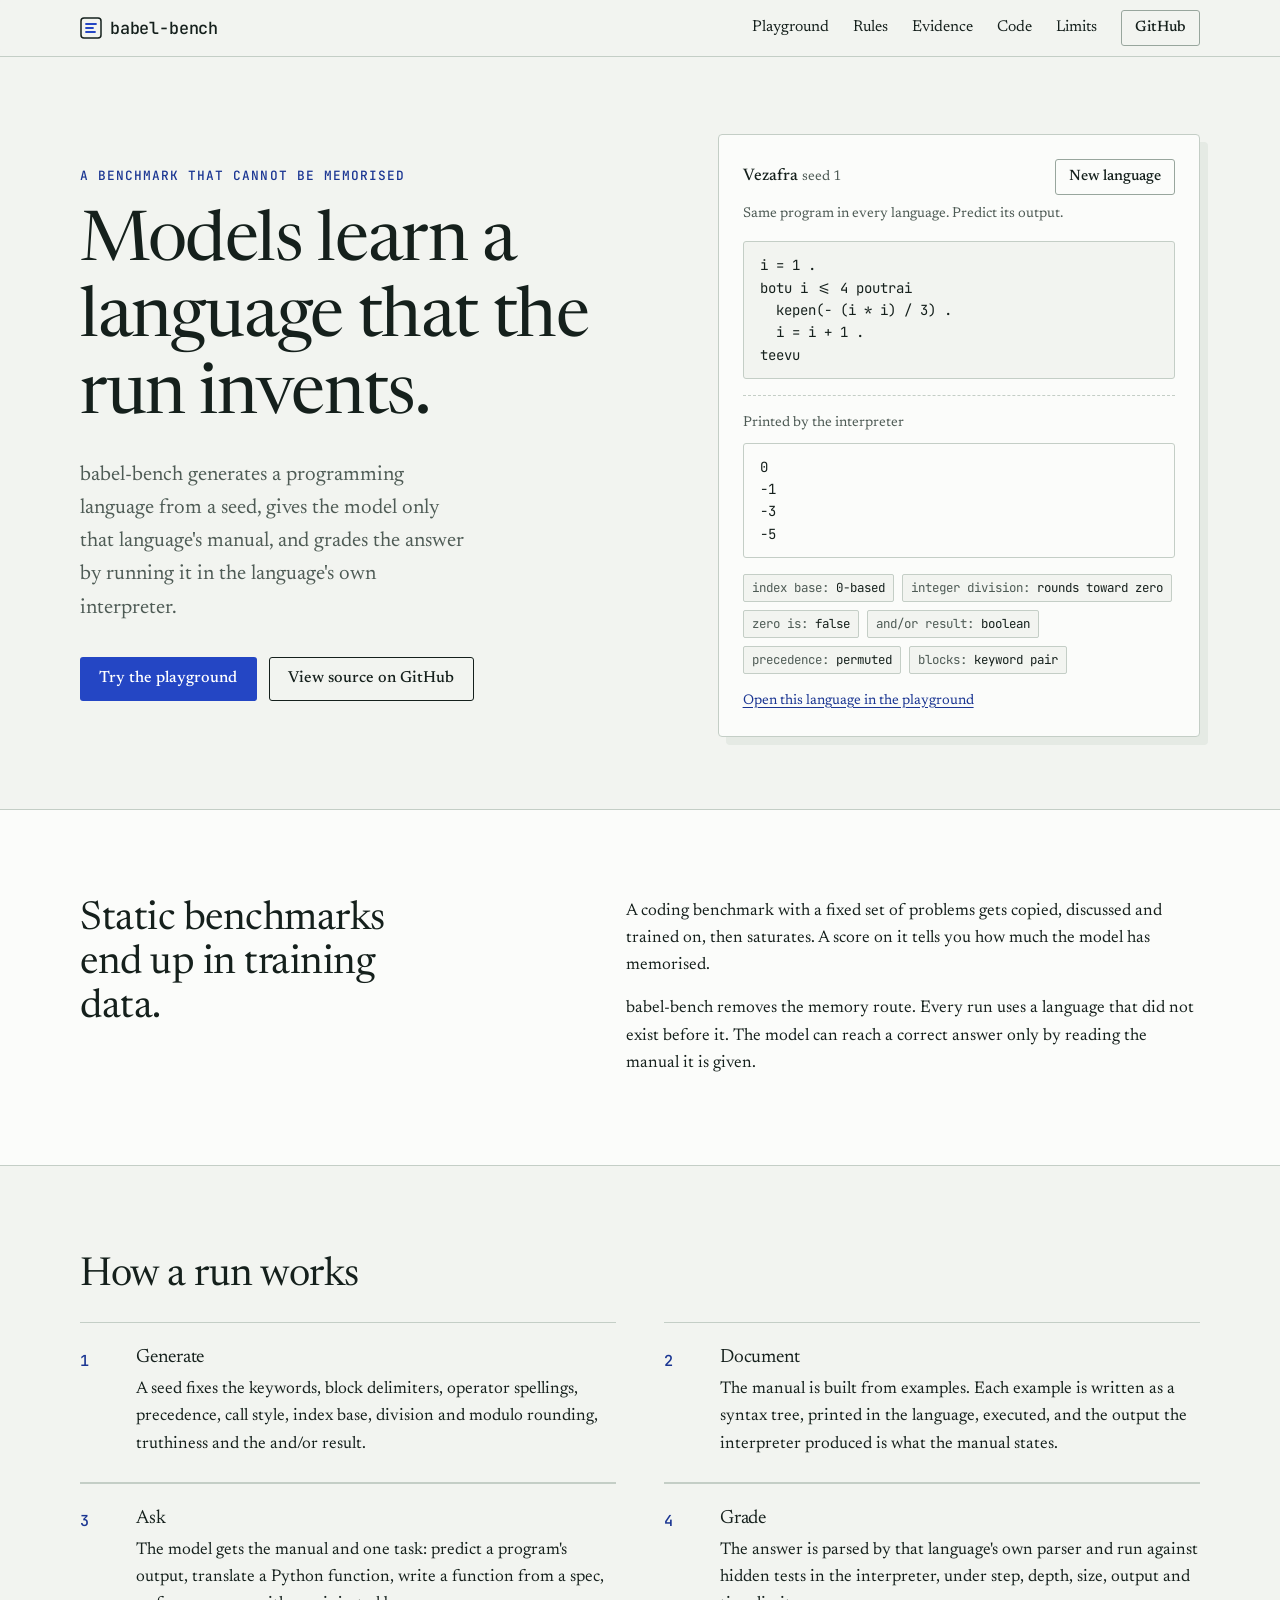
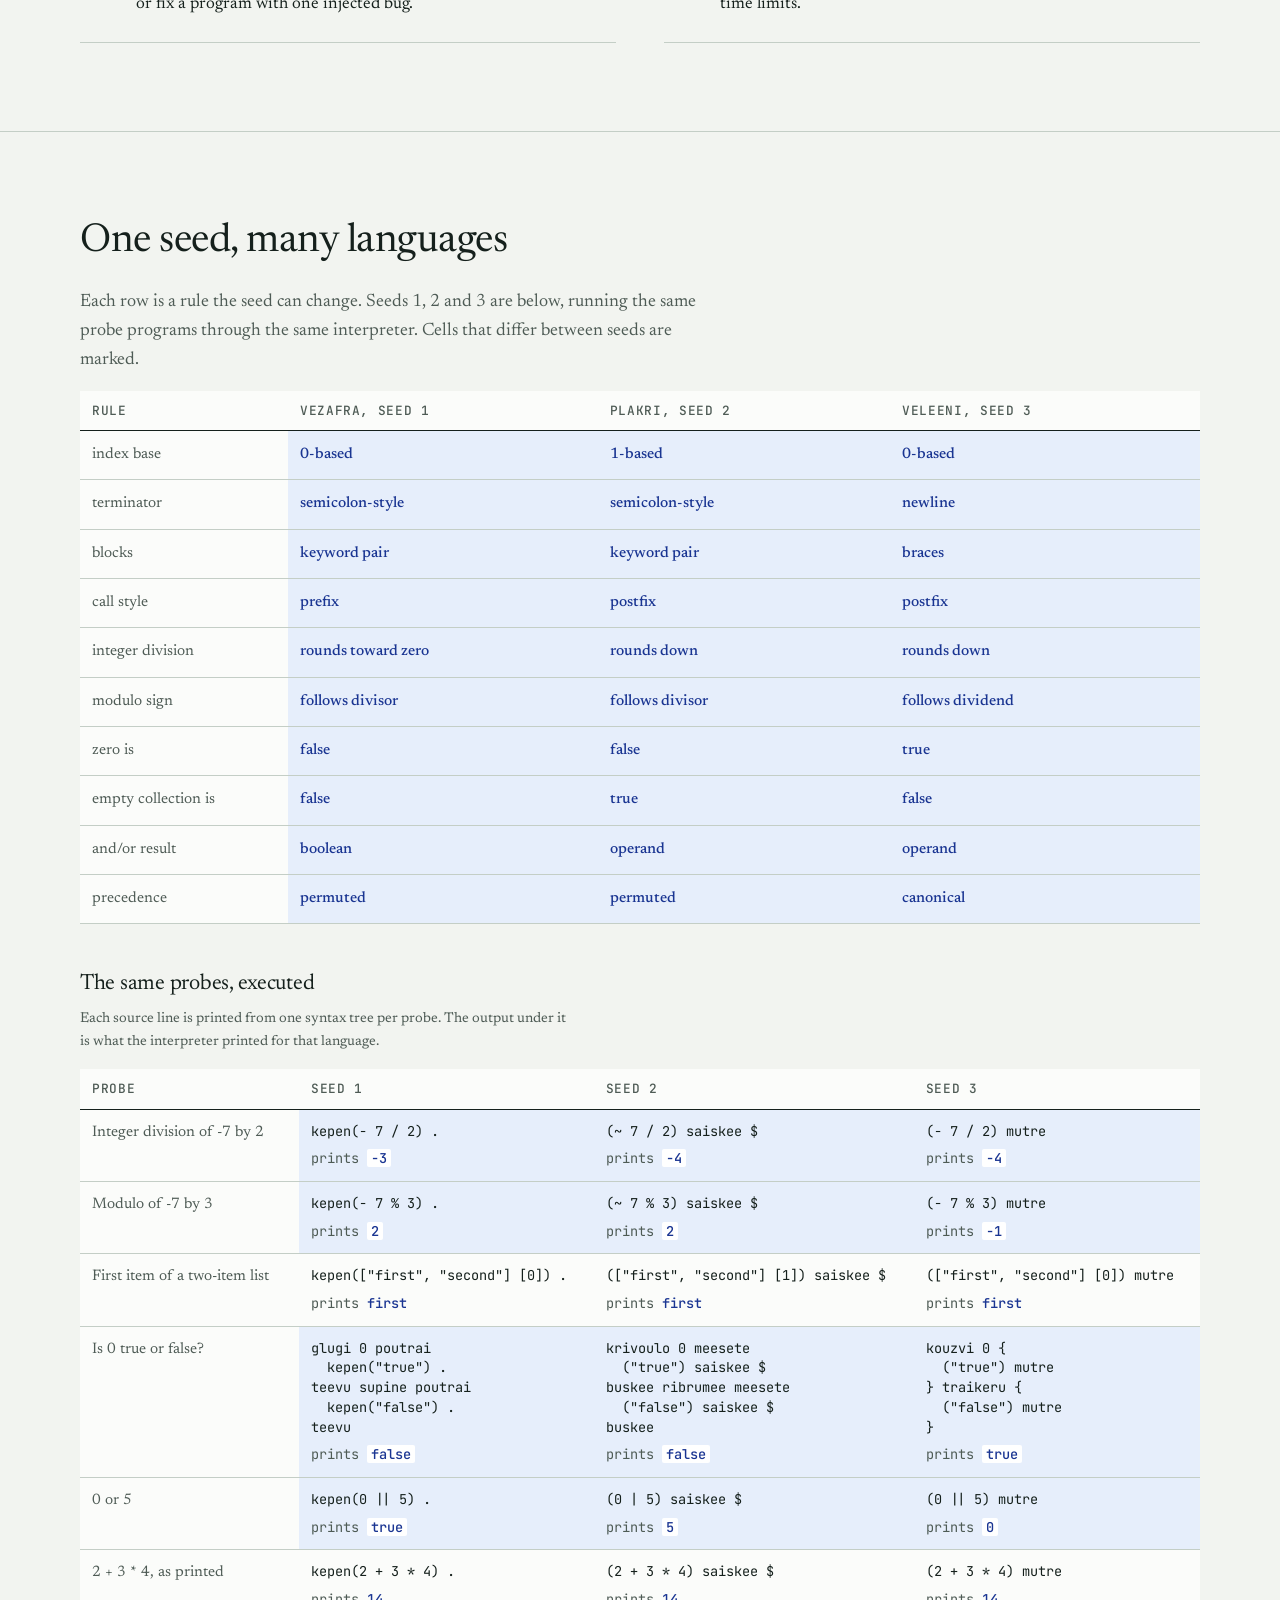
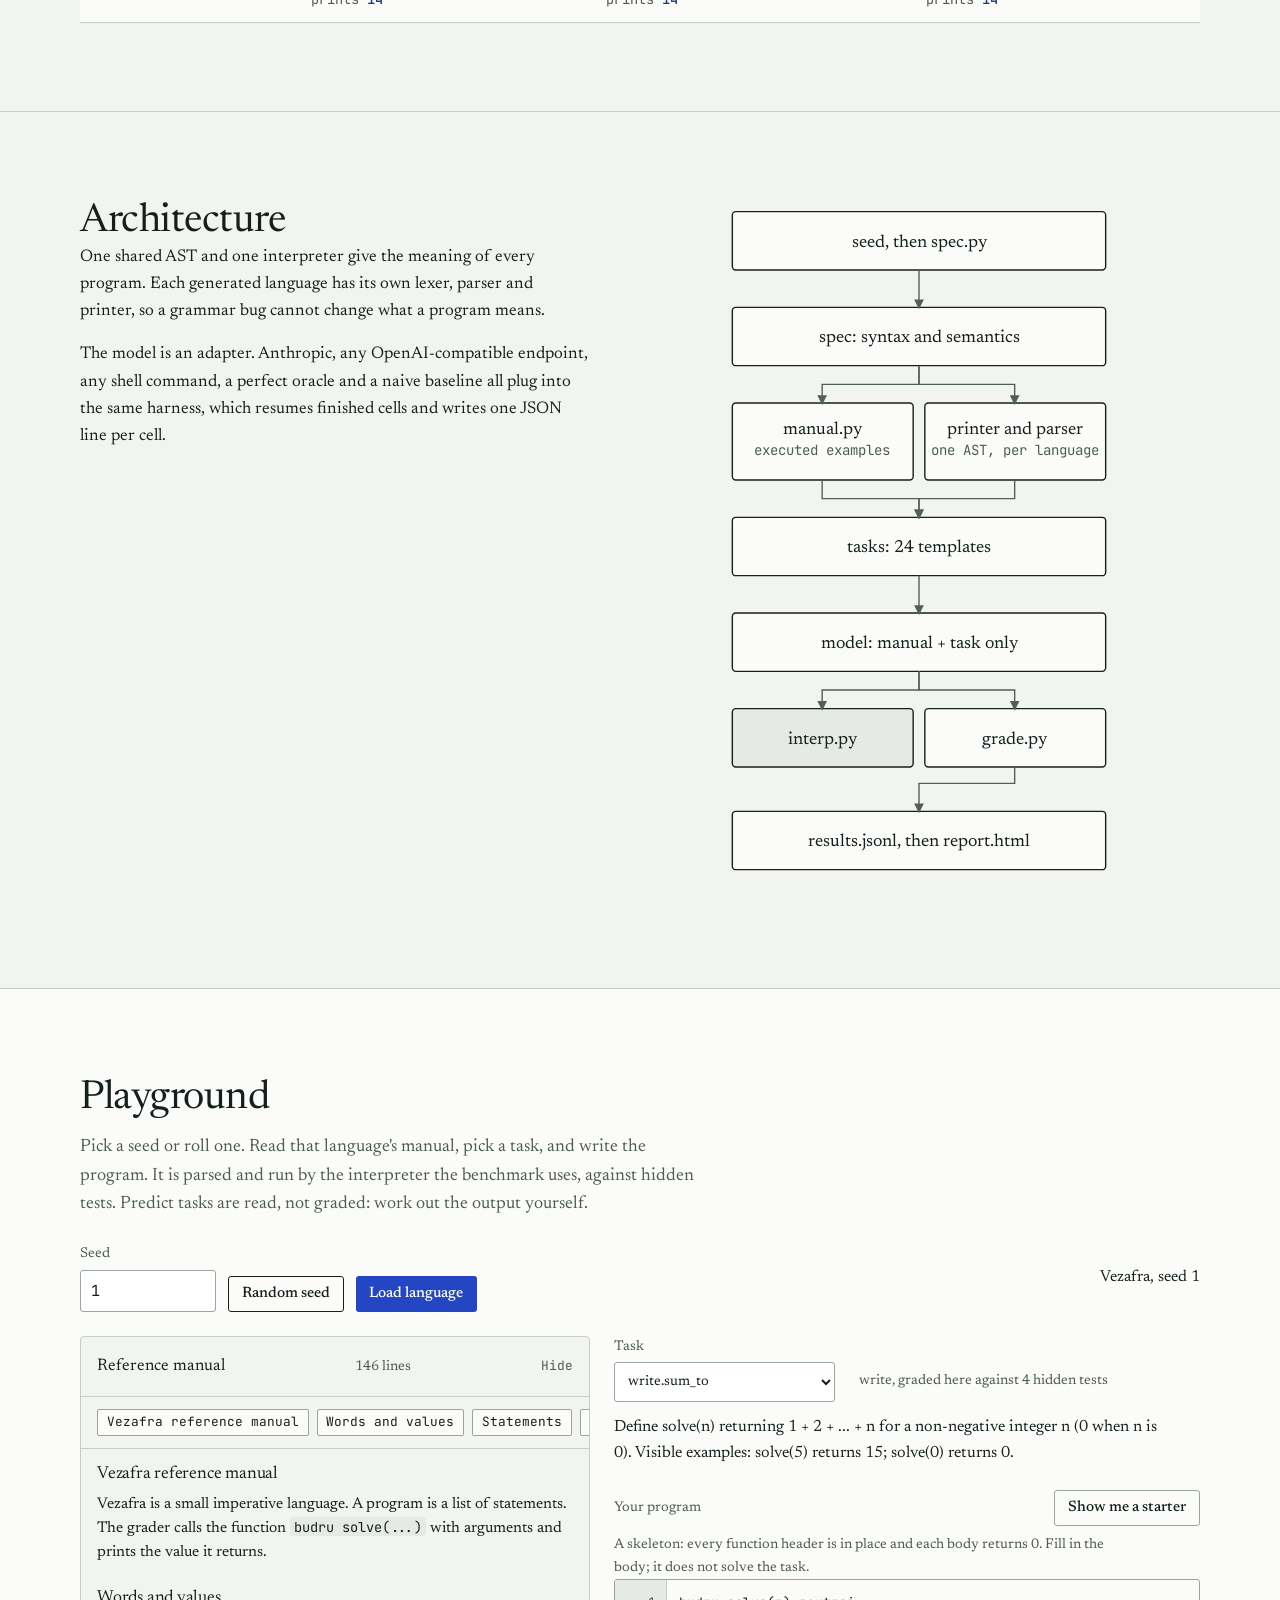
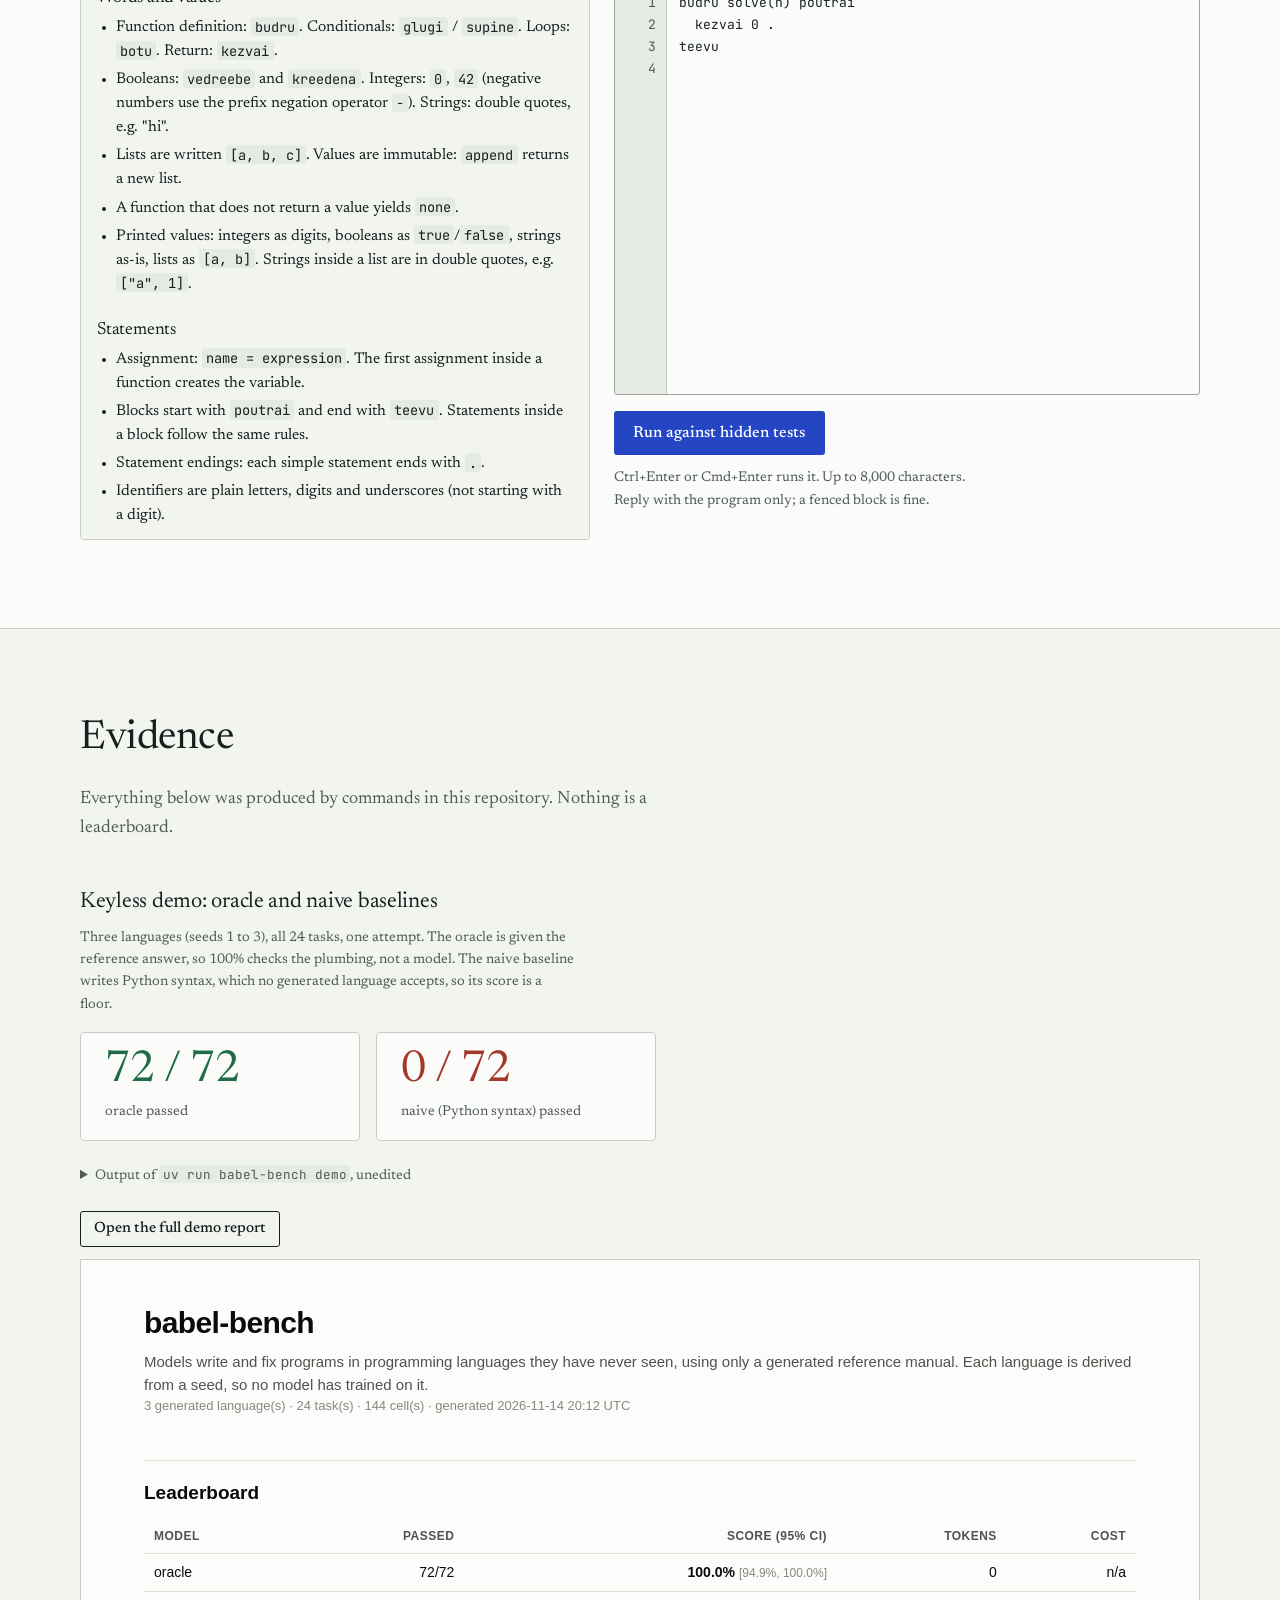
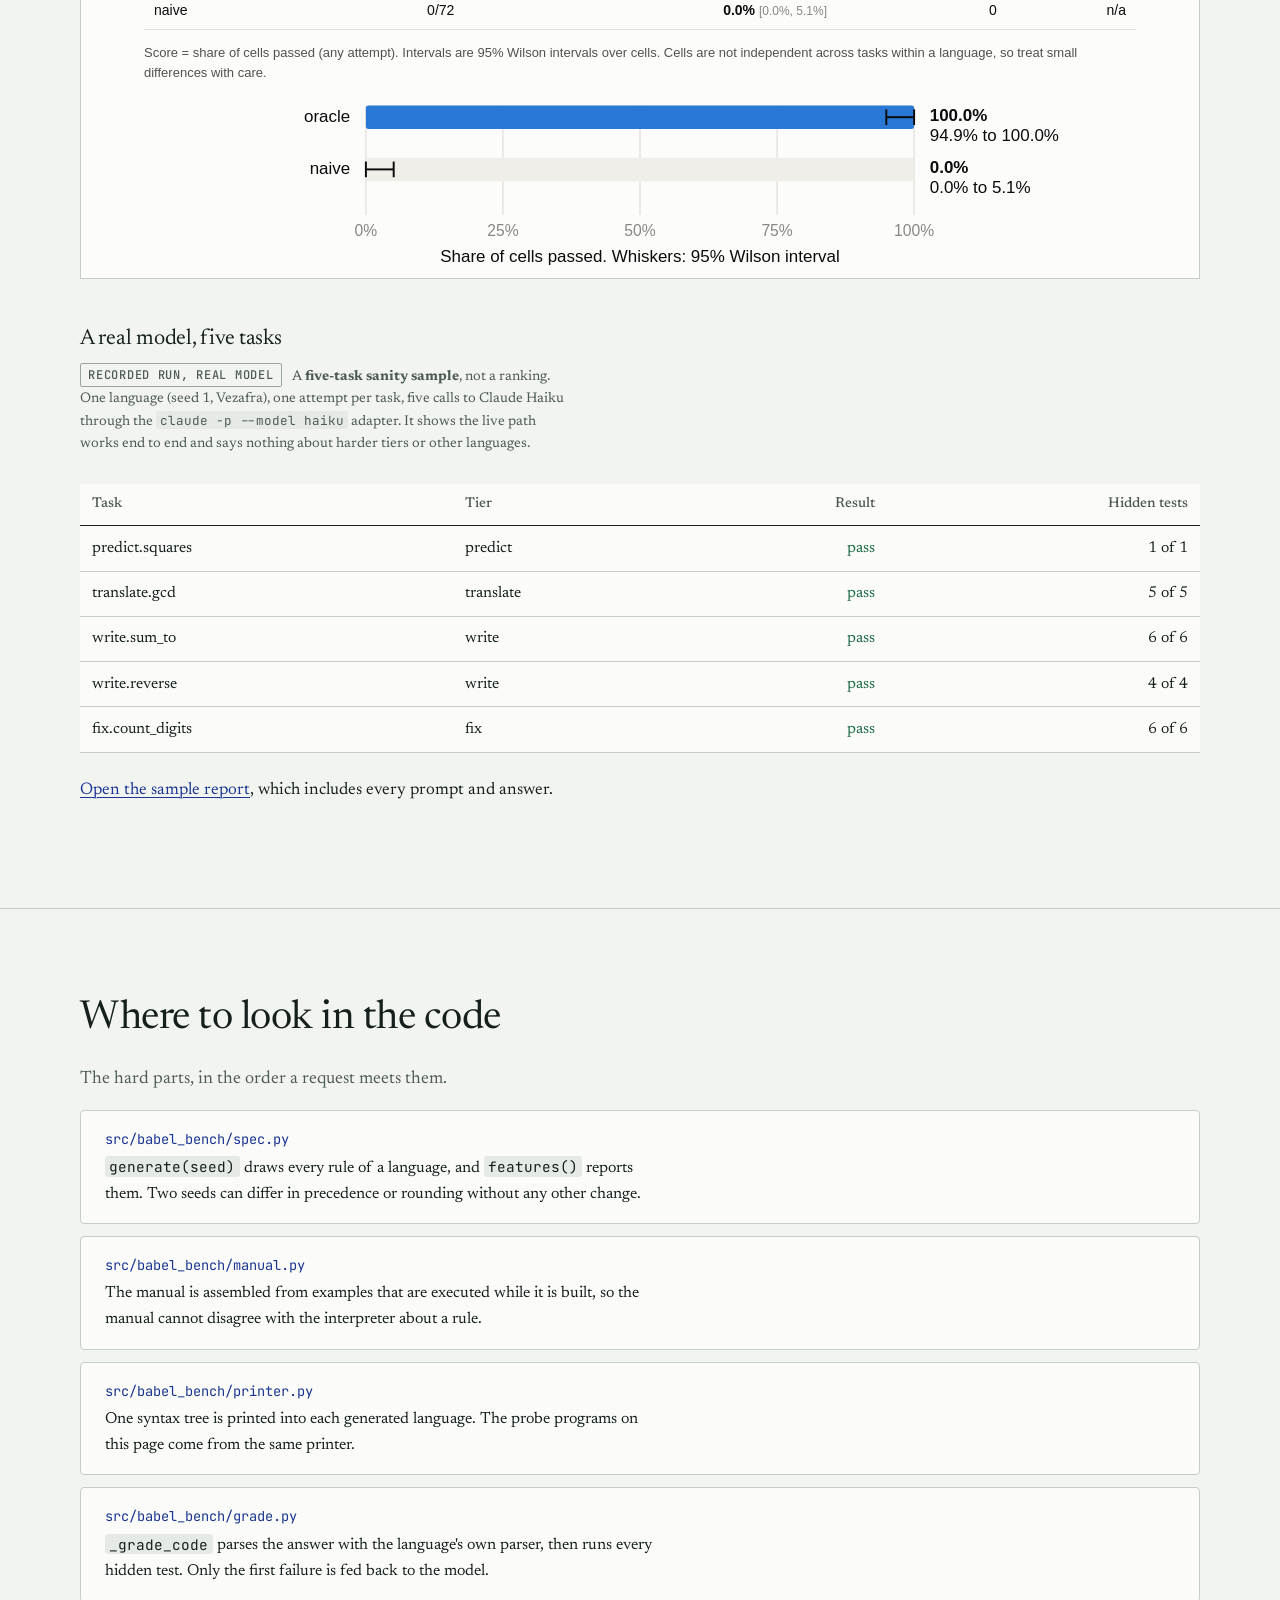
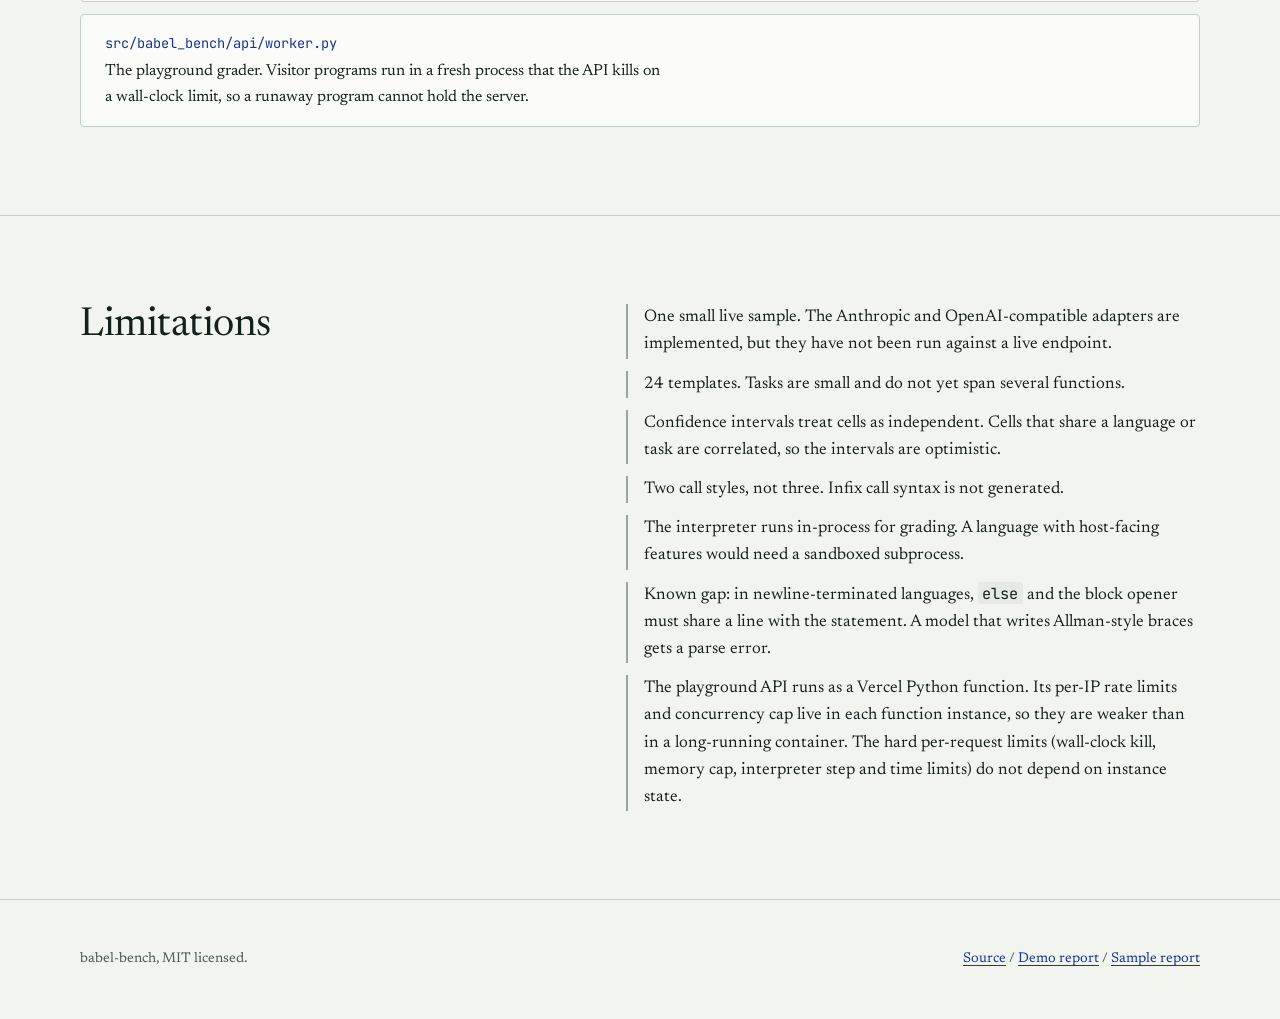
<file: site/index.html>
<!doctype html>
<html lang="en">
<head>
  <meta charset="utf-8">
  <meta name="viewport" content="width=device-width, initial-scale=1">
  <title>babel-bench: a coding benchmark in languages that did not exist until the run</title>
  <meta name="description" content="babel-bench generates a programming language from a seed, gives a model only its manual, and grades the answer by running it in the language's own interpreter.">
  <meta property="og:title" content="babel-bench">
  <meta property="og:description" content="A coding benchmark in programming languages generated from a seed. Models get only the manual.">
  <meta property="og:type" content="website">
  <meta property="og:image" content="https://babel-bench-site.vercel.app/og.png">
  <meta property="og:image:width" content="1200">
  <meta property="og:image:height" content="630">
  <meta name="twitter:card" content="summary_large_image">
  <meta name="theme-color" content="#2446C4">
  <link rel="icon" href="favicon.svg" type="image/svg+xml">
  <link rel="preconnect" href="https://fonts.googleapis.com">
  <link rel="preconnect" href="https://fonts.gstatic.com" crossorigin>
  <link rel="stylesheet" href="https://fonts.googleapis.com/css2?family=Newsreader:opsz,wght@6..72,400;6..72,500&family=JetBrains+Mono:wght@400;500&display=swap">
  <link rel="stylesheet" href="styles.css">
</head>
<body>
<a class="skip" href="#main">Skip to content</a>

<header class="top">
  <div class="wrap top-bar">
    <a class="mark" href="#top" aria-label="babel-bench, top of page">
      <svg width="22" height="22" viewBox="0 0 22 22" aria-hidden="true"><rect x="1" y="1" width="20" height="20" rx="3" fill="none" stroke="currentColor" stroke-width="1.5"/><path d="M6 7h10M6 11h7M6 15h9" stroke="#2446C4" stroke-width="1.8" stroke-linecap="round"/></svg>
      <span>babel-bench</span>
    </a>
    <nav class="nav" aria-label="Sections">
      <a href="#playground">Playground</a>
      <a href="#rules">Rules</a>
      <a href="#evidence">Evidence</a>
      <a href="#code">Code</a>
      <a href="#limits">Limits</a>
    </nav>
    <a class="btn btn-quiet btn-sm" href="https://github.com/codealisha99/babel-bench">GitHub</a>
  </div>
</header>

<main id="main">

<section class="hero" id="top">
  <div class="wrap hero-grid">
    <div class="hero-copy">
      <p class="eyebrow">A benchmark that cannot be memorised</p>
      <h1>Models learn a language that the run invents.</h1>
      <p class="lede">babel-bench generates a programming language from a seed, gives the model only that language's manual, and grades the answer by running it in the language's own interpreter.</p>
      <div class="actions">
        <a class="btn btn-primary" href="#playground">Try the playground</a>
        <a class="btn btn-secondary" href="https://github.com/codealisha99/babel-bench">View source on GitHub</a>
      </div>
    </div>

    <figure class="specimen" id="specimen" aria-labelledby="specimen-title">
      <div class="specimen-bar">
        <p id="specimen-title" class="specimen-title" aria-live="polite">
          <span class="lang-name">Vezafra</span> <span class="meta">seed 1</span>
        </p>
        <button type="button" class="btn btn-quiet btn-sm" id="reroll" disabled>New language</button>
      </div>
      <p class="specimen-task">Same program in every language. Predict its output.</p>
      <pre class="code" id="hero-program"><code>i = 1 .
botu i &lt;= 4 poutrai
  kepen(- (i * i) / 3) .
  i = i + 1 .
teevu</code></pre>
      <p class="specimen-label">Printed by the interpreter</p>
      <pre class="code out" id="hero-output"><code>0
-1
-3
-5</code></pre>
      <ul class="chips" id="hero-chips" aria-label="Rules of this language"></ul>
      <p class="specimen-foot"><a id="hero-open" href="#playground">Open this language in the playground</a></p>
    </figure>
  </div>
</section>

<section class="problem" id="problem">
  <div class="wrap split">
    <h2>Static benchmarks end up in training data.</h2>
    <div class="body">
      <p>A coding benchmark with a fixed set of problems gets copied, discussed and trained on, then saturates. A score on it tells you how much the model has memorised.</p>
      <p>babel-bench removes the memory route. Every run uses a language that did not exist before it. The model can reach a correct answer only by reading the manual it is given.</p>
    </div>
  </div>
</section>

<section class="how" id="how">
  <div class="wrap">
    <h2>How a run works</h2>
    <ol class="steps">
      <li><span class="step-n">1</span><div><h3>Generate</h3><p>A seed fixes the keywords, block delimiters, operator spellings, precedence, call style, index base, division and modulo rounding, truthiness and the and/or result.</p></div></li>
      <li><span class="step-n">2</span><div><h3>Document</h3><p>The manual is built from examples. Each example is written as a syntax tree, printed in the language, executed, and the output the interpreter produced is what the manual states.</p></div></li>
      <li><span class="step-n">3</span><div><h3>Ask</h3><p>The model gets the manual and one task: predict a program's output, translate a Python function, write a function from a spec, or fix a program with one injected bug.</p></div></li>
      <li><span class="step-n">4</span><div><h3>Grade</h3><p>The answer is parsed by that language's own parser and run against hidden tests in the interpreter, under step, depth, size, output and time limits.</p></div></li>
    </ol>
  </div>
</section>

<section class="rules" id="rules">
  <div class="wrap">
    <h2>One seed, many languages</h2>
    <p class="intro">Each row is a rule the seed can change. Seeds 1, 2 and 3 are below, running the same probe programs through the same interpreter. Cells that differ between seeds are marked.</p>
    <div class="table-wrap">
      <table class="matrix" id="feature-matrix">
        <caption class="sr-only">Generated rules for seeds 1, 2 and 3</caption>
        <thead><tr><th scope="col">Rule</th><th scope="col" id="fm-s1">Seed 1</th><th scope="col" id="fm-s2">Seed 2</th><th scope="col" id="fm-s3">Seed 3</th></tr></thead>
        <tbody id="feature-body"><tr><td colspan="4" class="loading">Loading the generated rules...</td></tr></tbody>
      </table>
    </div>
    <h3 class="subhead">The same probes, executed</h3>
    <p class="note">Each source line is printed from one syntax tree per probe. The output under it is what the interpreter printed for that language.</p>
    <div class="table-wrap">
      <table class="matrix probes" id="probe-matrix">
        <caption class="sr-only">Probe programs and their interpreter output, seeds 1 to 3</caption>
        <thead><tr><th scope="col">Probe</th><th scope="col">Seed 1</th><th scope="col">Seed 2</th><th scope="col">Seed 3</th></tr></thead>
        <tbody id="probe-body"><tr><td colspan="4" class="loading">Loading the probes...</td></tr></tbody>
      </table>
    </div>
  </div>
</section>

<section class="architecture" id="architecture">
  <div class="wrap split">
    <div class="body">
      <h2>Architecture</h2>
      <p>One shared AST and one interpreter give the meaning of every program. Each generated language has its own lexer, parser and printer, so a grammar bug cannot change what a program means.</p>
      <p>The model is an adapter. Anthropic, any OpenAI-compatible endpoint, any shell command, a perfect oracle and a naive baseline all plug into the same harness, which resumes finished cells and writes one JSON line per cell.</p>
    </div>
    <figure class="diagram-wrap">
      <svg class="diagram" viewBox="0 0 360 600" role="img" aria-labelledby="arch-title arch-desc">
        <title id="arch-title">Pipeline from seed to report</title>
        <desc id="arch-desc">A seed defines a language spec. The spec drives the manual, the printer and parser, and the task templates. The model receives the manual and a task. The grader parses the answer and runs hidden tests in the interpreter. Results are written to JSONL and rendered as an HTML report.</desc>
        <defs>
          <marker id="arrow" viewBox="0 0 10 10" refX="8" refY="5" markerWidth="7" markerHeight="7" orient="auto-start-reverse">
            <path d="M0 0 L10 5 L0 10 z" fill="#53605A"/>
          </marker>
        </defs>
        <g stroke="#15201C" stroke-width="1.2" fill="#FBFCFA">
          <rect x="20" y="10" width="320" height="50" rx="3"/>
          <rect x="20" y="92" width="320" height="50" rx="3"/>
          <rect x="20" y="174" width="155" height="66" rx="3"/>
          <rect x="185" y="174" width="155" height="66" rx="3"/>
          <rect x="20" y="272" width="320" height="50" rx="3"/>
          <rect x="20" y="354" width="320" height="50" rx="3"/>
          <rect x="20" y="436" width="155" height="50" rx="3" fill="#E5EAE4"/>
          <rect x="185" y="436" width="155" height="50" rx="3"/>
          <rect x="20" y="524" width="320" height="50" rx="3"/>
        </g>
        <g stroke="#53605A" stroke-width="1.2" fill="none" marker-end="url(#arrow)">
          <path d="M180 60 V92"/>
          <path d="M180 142 V158 H97 V174"/>
          <path d="M180 142 V158 H262 V174"/>
          <path d="M97 240 V256 H180 V272"/>
          <path d="M262 240 V256 H180 V272"/>
          <path d="M180 322 V354"/>
          <path d="M180 404 V420 H97 V436"/>
          <path d="M180 404 V420 H262 V436"/>
          <path d="M262 486 V500 H180 V524"/>
        </g>
        <g>
          <text x="180" y="40" text-anchor="middle">seed, then spec.py</text>
          <text x="180" y="122" text-anchor="middle">spec: syntax and semantics</text>
          <text x="97" y="201" text-anchor="middle">manual.py</text>
          <text x="97" y="219" text-anchor="middle" class="small">executed examples</text>
          <text x="262" y="201" text-anchor="middle">printer and parser</text>
          <text x="262" y="219" text-anchor="middle" class="small">one AST, per language</text>
          <text x="180" y="302" text-anchor="middle">tasks: 24 templates</text>
          <text x="180" y="384" text-anchor="middle">model: manual + task only</text>
          <text x="97" y="466" text-anchor="middle">interp.py</text>
          <text x="262" y="466" text-anchor="middle">grade.py</text>
          <text x="180" y="554" text-anchor="middle">results.jsonl, then report.html</text>
        </g>
      </svg>
    </figure>
  </div>
</section>

<section class="playground" id="playground">
  <div class="wrap">
    <div class="pg-head">
      <div>
        <h2>Playground</h2>
        <p class="intro">Pick a seed or roll one. Read that language's manual, pick a task, and write the program. It is parsed and run by the interpreter the benchmark uses, against hidden tests. Predict tasks are read, not graded: work out the output yourself.</p>
      </div>
    </div>

    <div class="pg-bar">
      <label class="field seed-field">Seed
        <input id="seed" type="number" min="0" max="99999" value="1" inputmode="numeric">
      </label>
      <button type="button" class="btn btn-secondary btn-sm" id="roll">Random seed</button>
      <button type="button" class="btn btn-primary btn-sm" id="load">Load language</button>
      <p id="lang-name" class="lang-status" aria-live="polite"></p>
    </div>
    <p id="api-status" class="notice" role="status" hidden></p>

    <div class="pg-grid">
      <details class="manual-wrap" id="manual-wrap" open>
        <summary>Reference manual <span class="meta" id="manual-meta"></span></summary>
        <nav class="manual-index" id="manual-index" aria-label="Manual sections"><span class="meta">Load a language to read its manual.</span></nav>
        <div class="manual" id="manual" tabindex="0" aria-label="Reference manual"></div>
      </details>

      <div class="workbench">
        <div class="task-row">
          <label class="field">Task
            <select id="task" disabled><option>Load a language first</option></select>
          </label>
          <p id="task-kind" class="meta"></p>
        </div>
        <p id="task-statement" class="statement"></p>

        <div id="predict-view" class="predict-view" hidden>
          <p class="label">Program to read</p>
          <pre class="code" id="predict-program"><code></code></pre>
        </div>

        <div class="editor-head" id="editor-head">
          <p class="label">Your program</p>
          <button type="button" class="btn btn-quiet btn-sm" id="starter" disabled>Show me a starter</button>
        </div>
        <p class="starter-note" id="starter-note" hidden></p>
        <div class="editor" id="editor">
          <pre class="gutter" id="gutter" aria-hidden="true"><span class="gutter-inner" id="gutter-inner"></span></pre>
          <div class="code-area">
            <div class="err-band" id="err-band" hidden></div>
            <textarea id="program" wrap="off" spellcheck="false" autocapitalize="off" autocorrect="off" maxlength="8000" aria-label="Your program" aria-describedby="program-help" disabled></textarea>
          </div>
        </div>
        <div class="run-row">
          <button type="button" class="btn btn-primary" id="run" disabled>Run against hidden tests</button>
          <p class="meta" id="program-help">Ctrl+Enter or Cmd+Enter runs it. Up to 8,000 characters. Reply with the program only; a fenced block is fine.</p>
        </div>
        <p class="error-line" id="error-line" hidden></p>

        <div id="result" class="result" aria-live="polite" aria-busy="false"></div>
      </div>
    </div>
  </div>
</section>

<section class="evidence" id="evidence">
  <div class="wrap">
    <h2>Evidence</h2>
    <p class="intro">Everything below was produced by commands in this repository. Nothing is a leaderboard.</p>

    <h3 class="subhead">Keyless demo: oracle and naive baselines</h3>
    <p class="note">Three languages (seeds 1 to 3), all 24 tasks, one attempt. The oracle is given the reference answer, so 100% checks the plumbing, not a model. The naive baseline writes Python syntax, which no generated language accepts, so its score is a floor.</p>
    <div class="stats">
      <div class="stat"><span class="stat-n pass">72 / 72</span><span class="stat-l">oracle passed</span></div>
      <div class="stat"><span class="stat-n fail">0 / 72</span><span class="stat-l">naive (Python syntax) passed</span></div>
    </div>
    <details class="output-details">
      <summary>Output of <code>uv run babel-bench demo</code>, unedited</summary>
      <pre class="code replay"><code>72 cells (3 languages x 24 tasks)
oracle: recorded 72, already done 0, model errors 0, errored cells 0
naive: recorded 72, already done 0, model errors 0, errored cells 0
results: runs/demo/results.jsonl
wrote runs/demo/report.html from 144 records
  oracle                                   72/72 passed
  naive                                    0/72 passed
open runs/demo/report.html</code></pre>
    </details>
    <p class="report-links"><a class="btn btn-secondary btn-sm" href="evidence/demo-report.html">Open the full demo report</a></p>
    <iframe class="report-frame" src="evidence/demo-report.html" title="babel-bench demo report, generated by the demo command" loading="lazy"></iframe>

    <h3 class="subhead">A real model, five tasks</h3>
    <p class="note"><span class="tag">Recorded run, real model</span> A <strong>five-task sanity sample</strong>, not a ranking. One language (seed 1, Vezafra), one attempt per task, five calls to Claude Haiku through the <code>claude -p --model haiku</code> adapter. It shows the live path works end to end and says nothing about harder tiers or other languages.</p>
    <div class="table-wrap">
      <table class="table">
        <thead><tr><th scope="col">Task</th><th scope="col">Tier</th><th scope="col" class="num">Result</th><th scope="col" class="num">Hidden tests</th></tr></thead>
        <tbody>
          <tr><td>predict.squares</td><td>predict</td><td class="num pass">pass</td><td class="num">1 of 1</td></tr>
          <tr><td>translate.gcd</td><td>translate</td><td class="num pass">pass</td><td class="num">5 of 5</td></tr>
          <tr><td>write.sum_to</td><td>write</td><td class="num pass">pass</td><td class="num">6 of 6</td></tr>
          <tr><td>write.reverse</td><td>write</td><td class="num pass">pass</td><td class="num">4 of 4</td></tr>
          <tr><td>fix.count_digits</td><td>fix</td><td class="num pass">pass</td><td class="num">6 of 6</td></tr>
        </tbody>
      </table>
    </div>
    <p><a href="evidence/haiku-sample-report.html">Open the sample report</a>, which includes every prompt and answer.</p>
  </div>
</section>

<section class="code-section" id="code">
  <div class="wrap">
    <h2>Where to look in the code</h2>
    <p class="intro">The hard parts, in the order a request meets them.</p>
    <ul class="code-list">
      <li><a href="https://github.com/codealisha99/babel-bench/blob/main/src/babel_bench/spec.py"><code>src/babel_bench/spec.py</code></a><p><code>generate(seed)</code> draws every rule of a language, and <code>features()</code> reports them. Two seeds can differ in precedence or rounding without any other change.</p></li>
      <li><a href="https://github.com/codealisha99/babel-bench/blob/main/src/babel_bench/manual.py"><code>src/babel_bench/manual.py</code></a><p>The manual is assembled from examples that are executed while it is built, so the manual cannot disagree with the interpreter about a rule.</p></li>
      <li><a href="https://github.com/codealisha99/babel-bench/blob/main/src/babel_bench/printer.py"><code>src/babel_bench/printer.py</code></a><p>One syntax tree is printed into each generated language. The probe programs on this page come from the same printer.</p></li>
      <li><a href="https://github.com/codealisha99/babel-bench/blob/main/src/babel_bench/grade.py"><code>src/babel_bench/grade.py</code></a><p><code>_grade_code</code> parses the answer with the language's own parser, then runs every hidden test. Only the first failure is fed back to the model.</p></li>
      <li><a href="https://github.com/codealisha99/babel-bench/blob/main/src/babel_bench/api/worker.py"><code>src/babel_bench/api/worker.py</code></a><p>The playground grader. Visitor programs run in a fresh process that the API kills on a wall-clock limit, so a runaway program cannot hold the server.</p></li>
    </ul>
  </div>
</section>

<section class="limits" id="limits">
  <div class="wrap split">
    <h2>Limitations</h2>
    <ul class="limits-list">
      <li>One small live sample. The Anthropic and OpenAI-compatible adapters are implemented, but they have not been run against a live endpoint.</li>
      <li>24 templates. Tasks are small and do not yet span several functions.</li>
      <li>Confidence intervals treat cells as independent. Cells that share a language or task are correlated, so the intervals are optimistic.</li>
      <li>Two call styles, not three. Infix call syntax is not generated.</li>
      <li>The interpreter runs in-process for grading. A language with host-facing features would need a sandboxed subprocess.</li>
      <li>Known gap: in newline-terminated languages, <code>else</code> and the block opener must share a line with the statement. A model that writes Allman-style braces gets a parse error.</li>
      <li>The playground API runs as a Vercel Python function. Its per-IP rate limits and concurrency cap live in each function instance, so they are weaker than in a long-running container. The hard per-request limits (wall-clock kill, memory cap, interpreter step and time limits) do not depend on instance state.</li>
    </ul>
  </div>
</section>

</main>

<footer class="foot">
  <div class="wrap foot-inner">
    <p>babel-bench, MIT licensed.</p>
    <p><a href="https://github.com/codealisha99/babel-bench">Source</a> <span aria-hidden="true">/</span> <a href="evidence/demo-report.html">Demo report</a> <span aria-hidden="true">/</span> <a href="evidence/haiku-sample-report.html">Sample report</a></p>
  </div>
</footer>

<script src="app.js" defer></script>
</body>
</html>
</file>
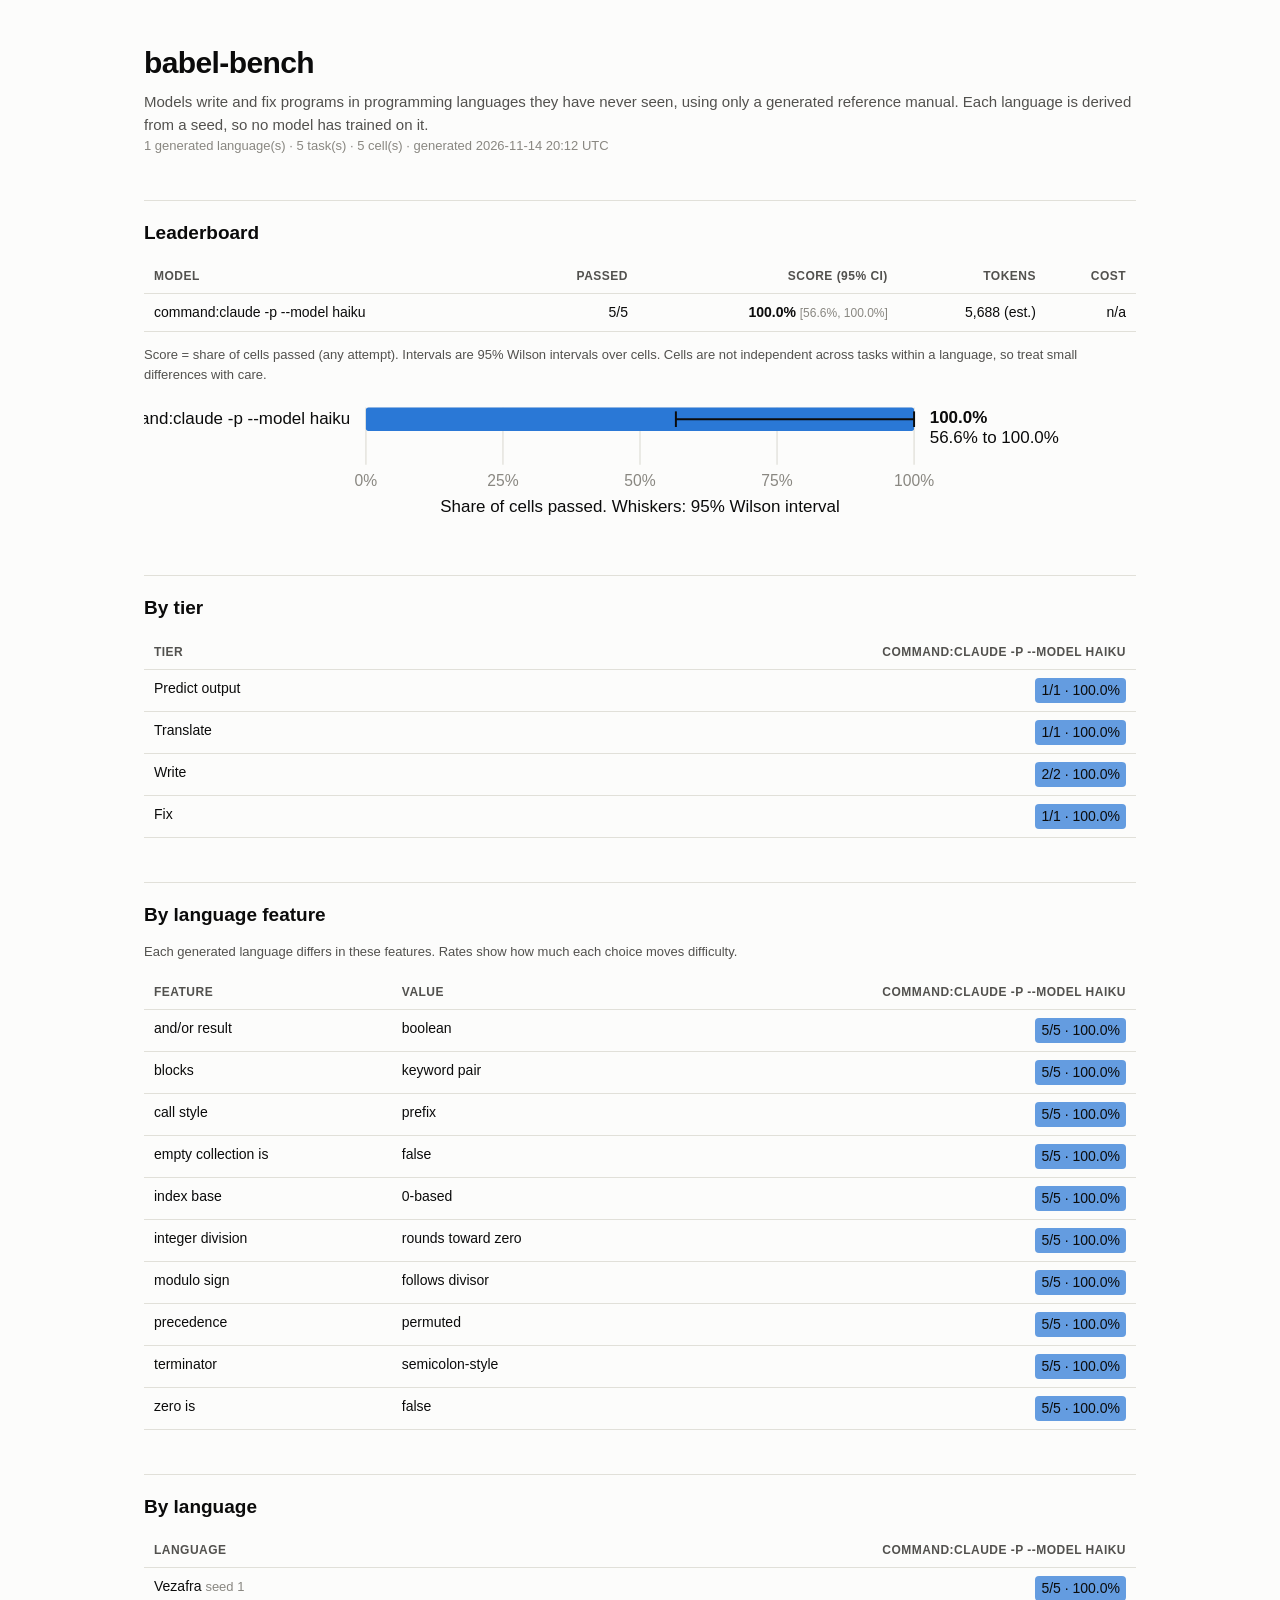
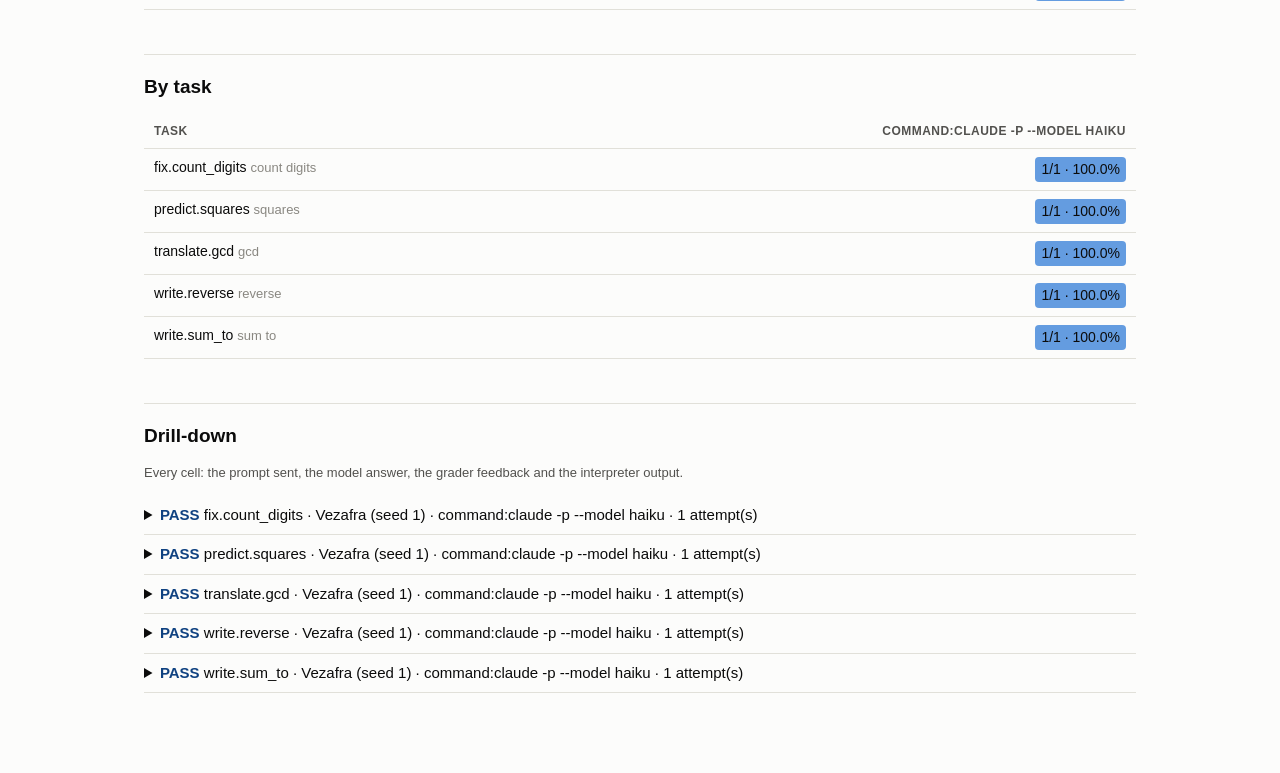
<file: samples/haiku-sample/report.html>
<!doctype html>
<html lang="en"><head><meta charset="utf-8">
<meta name="viewport" content="width=device-width, initial-scale=1">
<title>babel-bench report</title><style>
:root { color-scheme: light; --surface:#fcfcfb; --ink:#0b0b0b; --ink2:#52514e; --muted:#898781;
  --grid:#e1e0d9; --axis:#c3c2b7; --blue:#2a78d6; --blue-soft:#cde2fb; --blue-deep:#104281; --track:#efeee9; }
@media (prefers-color-scheme: dark) { :root { color-scheme: dark; --surface:#1a1a19; --ink:#f0efec;
  --ink2:#c3c2b7; --muted:#898781; --grid:#2c2c2a; --axis:#383835; --blue:#3987e5; --blue-soft:#1c5cab;
  --blue-deep:#9ec5f4; --track:#252523; } }
* { box-sizing: border-box; }
body { margin:0; background:var(--surface); color:var(--ink);
  font: 15px/1.5 -apple-system, BlinkMacSystemFont, "Helvetica Neue", Arial, sans-serif; }
main { max-width: 1040px; margin: 0 auto; padding: 40px 24px 80px; }
h1 { font-size: 30px; margin: 0 0 6px; letter-spacing: -0.02em; }
h2 { font-size: 19px; margin: 44px 0 12px; padding-top: 18px; border-top: 1px solid var(--grid); }
p.lede, .meta { color: var(--ink2); margin: 0; }
.meta { font-size: 13px; color: var(--muted); }
table { width: 100%; border-collapse: collapse; font-size: 14px; font-variant-numeric: tabular-nums; }
th, td { text-align: left; padding: 8px 10px; border-bottom: 1px solid var(--grid); vertical-align: top; }
th { font-weight: 600; color: var(--ink2); font-size: 12px; text-transform: uppercase; letter-spacing: .04em; }
td.num, th.num { text-align: right; }
.cell { display:inline-block; min-width: 54px; text-align:center; border-radius: 4px; padding: 2px 6px; }
.ci { color: var(--muted); font-size: 12px; }
.pass { color: var(--blue-deep); font-weight: 600; } .fail { color: var(--ink2); }
details { border-bottom: 1px solid var(--grid); padding: 8px 0; }
summary { cursor: pointer; font-variant-numeric: tabular-nums; }
pre { background: rgba(0,0,0,0.04); padding: 10px 12px; border-radius: 6px; overflow-x: auto;
  font: 12.5px/1.45 ui-monospace, SFMono-Regular, Menlo, monospace; white-space: pre-wrap; }
.note { color: var(--ink2); font-size: 13px; }
svg text { font: 13px -apple-system, Helvetica, Arial, sans-serif; fill: var(--ink2); }
svg rect.track { fill: var(--track); } svg rect.bar { fill: var(--blue); }
svg line.whisker { stroke: var(--ink); stroke-width: 1.5; } svg line.gridline { stroke: var(--grid); }
svg text.ink { fill: var(--ink); } svg text.muted { fill: var(--muted); font-size: 12px; }
</style></head>
<body><main>
<h1>babel-bench</h1>
<p class="lede">Models write and fix programs in programming languages they have never seen, using only a
generated reference manual. Each language is derived from a seed, so no model has trained on it.</p>
<p class="meta">1 generated language(s) &middot; 5 task(s) &middot;
5 cell(s) &middot; generated 2026-11-14 20:12 UTC</p>

<h2>Leaderboard</h2>
<table><thead><tr><th>Model</th><th class='num'>Passed</th><th class='num'>Score (95% CI)</th><th class='num'>Tokens</th><th class='num'>Cost</th></tr></thead><tbody><tr><td>command:claude -p --model haiku</td><td class='num'>5/5</td><td class='num'><strong>100.0%</strong> <span class='ci'>[56.6%, 100.0%]</span></td><td class='num'>5,688 (est.)</td><td class='num'>n/a</td></tr></tbody></table>
<p class="note">Score = share of cells passed (any attempt). Intervals are 95% Wilson intervals over cells.
Cells are not independent across tasks within a language, so treat small differences with care.</p>
<svg xmlns="http://www.w3.org/2000/svg" viewBox="0 0 760 98" width="100%" role="img" aria-label="Pass rate per model with 95% Wilson intervals"><line x1="170.0" x2="170.0" y1="8" y2="52" class="gridline"/><text class="muted" x="170.0" y="68" text-anchor="middle">0%</text><line x1="275.0" x2="275.0" y1="8" y2="52" class="gridline"/><text class="muted" x="275.0" y="68" text-anchor="middle">25%</text><line x1="380.0" x2="380.0" y1="8" y2="52" class="gridline"/><text class="muted" x="380.0" y="68" text-anchor="middle">50%</text><line x1="485.0" x2="485.0" y1="8" y2="52" class="gridline"/><text class="muted" x="485.0" y="68" text-anchor="middle">75%</text><line x1="590.0" x2="590.0" y1="8" y2="52" class="gridline"/><text class="muted" x="590.0" y="68" text-anchor="middle">100%</text><text class="ink" x="158" y="17.0" text-anchor="end" dominant-baseline="middle">command:claude -p --model haiku</text><rect x="170" y="8" width="420" height="18" class="track" rx="2"/><rect x="170" y="8" width="420.0" height="18" class="bar" rx="2"/><line x1="407.5" x2="590.0" y1="17.0" y2="17.0" class="whisker"/><line x1="407.5" x2="407.5" y1="11.0" y2="23.0" class="whisker"/><line x1="590.0" x2="590.0" y1="11.0" y2="23.0" class="whisker"/><text class="ink" x="602" y="17.0" dominant-baseline="middle"><tspan font-weight="600">100.0%</tspan><tspan class="muted" x="602" dy="15">56.6% to 100.0%</tspan></text><text class="ink" x="380.0" y="88" text-anchor="middle">Share of cells passed. Whiskers: 95% Wilson interval</text></svg>

<h2>By tier</h2>
<table><thead><tr><th>Tier</th><th class='num'>command:claude -p --model haiku</th></tr></thead><tbody><tr><td>Predict output</td><td class='num'><span class="cell" style="background:rgba(42,120,214,0.72)">1/1 &middot; 100.0%</span></td></tr><tr><td>Translate</td><td class='num'><span class="cell" style="background:rgba(42,120,214,0.72)">1/1 &middot; 100.0%</span></td></tr><tr><td>Write</td><td class='num'><span class="cell" style="background:rgba(42,120,214,0.72)">2/2 &middot; 100.0%</span></td></tr><tr><td>Fix</td><td class='num'><span class="cell" style="background:rgba(42,120,214,0.72)">1/1 &middot; 100.0%</span></td></tr></tbody></table>

<h2>By language feature</h2>
<p class="note">Each generated language differs in these features. Rates show how much each choice moves
difficulty.</p>
<table><thead><tr><th>Feature</th><th>Value</th><th class='num'>command:claude -p --model haiku</th></tr></thead><tbody><tr><td>and/or result</td><td>boolean</td><td class='num'><span class="cell" style="background:rgba(42,120,214,0.72)">5/5 &middot; 100.0%</span></td></tr><tr><td>blocks</td><td>keyword pair</td><td class='num'><span class="cell" style="background:rgba(42,120,214,0.72)">5/5 &middot; 100.0%</span></td></tr><tr><td>call style</td><td>prefix</td><td class='num'><span class="cell" style="background:rgba(42,120,214,0.72)">5/5 &middot; 100.0%</span></td></tr><tr><td>empty collection is</td><td>false</td><td class='num'><span class="cell" style="background:rgba(42,120,214,0.72)">5/5 &middot; 100.0%</span></td></tr><tr><td>index base</td><td>0-based</td><td class='num'><span class="cell" style="background:rgba(42,120,214,0.72)">5/5 &middot; 100.0%</span></td></tr><tr><td>integer division</td><td>rounds toward zero</td><td class='num'><span class="cell" style="background:rgba(42,120,214,0.72)">5/5 &middot; 100.0%</span></td></tr><tr><td>modulo sign</td><td>follows divisor</td><td class='num'><span class="cell" style="background:rgba(42,120,214,0.72)">5/5 &middot; 100.0%</span></td></tr><tr><td>precedence</td><td>permuted</td><td class='num'><span class="cell" style="background:rgba(42,120,214,0.72)">5/5 &middot; 100.0%</span></td></tr><tr><td>terminator</td><td>semicolon-style</td><td class='num'><span class="cell" style="background:rgba(42,120,214,0.72)">5/5 &middot; 100.0%</span></td></tr><tr><td>zero is</td><td>false</td><td class='num'><span class="cell" style="background:rgba(42,120,214,0.72)">5/5 &middot; 100.0%</span></td></tr></tbody></table>

<h2>By language</h2>
<table><thead><tr><th>Language</th><th class='num'>command:claude -p --model haiku</th></tr></thead><tbody><tr><td>Vezafra <span class='meta'>seed 1</span></td><td class='num'><span class="cell" style="background:rgba(42,120,214,0.72)">5/5 &middot; 100.0%</span></td></tr></tbody></table>

<h2>By task</h2>
<table><thead><tr><th>Task</th><th class='num'>command:claude -p --model haiku</th></tr></thead><tbody><tr><td>fix.count_digits <span class='meta'>count digits</span></td><td class='num'><span class="cell" style="background:rgba(42,120,214,0.72)">1/1 &middot; 100.0%</span></td></tr><tr><td>predict.squares <span class='meta'>squares</span></td><td class='num'><span class="cell" style="background:rgba(42,120,214,0.72)">1/1 &middot; 100.0%</span></td></tr><tr><td>translate.gcd <span class='meta'>gcd</span></td><td class='num'><span class="cell" style="background:rgba(42,120,214,0.72)">1/1 &middot; 100.0%</span></td></tr><tr><td>write.reverse <span class='meta'>reverse</span></td><td class='num'><span class="cell" style="background:rgba(42,120,214,0.72)">1/1 &middot; 100.0%</span></td></tr><tr><td>write.sum_to <span class='meta'>sum to</span></td><td class='num'><span class="cell" style="background:rgba(42,120,214,0.72)">1/1 &middot; 100.0%</span></td></tr></tbody></table>

<h2>Drill-down</h2>
<p class="note">Every cell: the prompt sent, the model answer, the grader feedback and the interpreter output.</p>
<details><summary><span class='pass'>PASS</span> fix.count_digits &middot; Vezafra (seed 1) &middot; command:claude -p --model haiku &middot; 1 attempt(s)</summary><p class='note'>Prompt (attempt 1)</p><pre># Vezafra: reference manual
# Vezafra reference manual

Vezafra is a small imperative language. A program is a list of statements. The grader calls the function `budru solve(...)` with arguments and prints the value it returns.

## Words and values
- Function definition: `budru`. Conditionals: `glugi` / `supine`. Loops: `botu`. Return: `kezvai`.
- Booleans: `vedreebe` and `kreedena`. Integers: `0`, `42` (negative numbers use the prefix negation operator `-`). Strings: double quotes, e.g. &quot;hi&quot;.
- Lists are written `[a, b, c]`. Values are immutable: `append` returns a new list.
- A function that does not return a value yields `none`.
- Printed values: integers as digits, booleans as `true`/`false`, strings as-is, lists as `[a, b]`. Strings inside a list are in double quotes, e.g. `[&quot;a&quot;, 1]`.

## Statements
- Assignment: `name = expression`. The first assignment inside a function creates the variable.
- Blocks start with `poutrai` and end with `teevu`. Statements inside a block follow the same rules.
- Statement endings: each simple statement ends with `.`.
- Identifiers are plain letters, digits and underscores (not starting with a digit).

## Operators and precedence
- Negation: `-x`. Logical not: `!x`. Both bind tighter than any binary operator.
- Binary operators, lowest binding first (same line = same precedence, grouped left to right):
1. `||`
2. `+`, `-`
3. `&amp;&amp;`
4. `==`, `!=`, `&lt;`, `&lt;=`, `&gt;`, `&gt;=`
5. `*`, `/`, `%`
- Calls and indexing bind tightest of all.
- Parentheses group as usual.

## Calls
- A call is written `name(arg, ...)`. Built-in and user-defined functions use the same form.

## Indexing
- `xs[i]` reads an element. Indices start at **0**: the first element is `xs[0]`, the last is `xs[0 + len(xs) - 1]`.
- Indexing outside the valid range is a runtime error.

## Truthiness
- `kreedena`, `vedreebe`: as written. `none`: false.
- The integer 0 is false. An empty list or empty string is false. Any other integer is true.

## Integer arithmetic
- `/` on integers rounds toward zero: `-7 / 2` evaluates to -3.
- `%` takes the sign of the divisor: `-7 % 3` evaluates to 2, and `7 % -3` evaluates to -2.
- Division or modulo by zero is a runtime error. `+` also joins two strings.

## and / or
- `and` and `or` short-circuit. They return a boolean: `0 or 5` evaluates to true, `vedreebe and 0` evaluates to false.

## Built-in functions
- `brupu(x)`: number of items in a list or characters in a string.
- `trimai(xs, v)`: a new list with `v` added at the end.
- `briree(x)`: the printed form of `x` as a string.
- `kepen(x)`: prints `x` on its own line.

## Limits
- Programs get a bounded number of steps, a bounded call depth and bounded list and string sizes. Exceeding a limit (for example an infinite loop) is an error.

## Worked examples (executed when this manual was generated)

### Integer division and modulo
```
kepen(- 7 / 2) .
kepen(- 7 % 3) .
kepen(7 / - 2) .
kepen(7 % - 3) .
```
Output:
```
-3
2
-3
-2
```

### Operator precedence
```
kepen(2 + 3 * 4) .
kepen(1 == (0 + 1)) .
```
Output:
```
14
true
```

### Truthiness in conditions
```
glugi 0 poutrai
  kepen(&quot;zero is true&quot;) .
teevu supine poutrai
  kepen(&quot;zero is false&quot;) .
teevu
glugi[] poutrai
  kepen(&quot;empty list is true&quot;) .
teevu supine poutrai
  kepen(&quot;empty list is false&quot;) .
teevu
```
Output:
```
zero is false
empty list is false
```

### Indexing
```
xs = [10, 20, 30] .
kepen(xs[0]) .
kepen(xs[2]) .
```
Output:
```
10
30
```

### and / or
```
kepen(0 || 5) .
kepen(vedreebe &amp;&amp; 0) .
```
Output:
```
true
false
```

### Functions, loops and calls
```
budru add(a, b) poutrai
  kezvai a + b .
teevu
acc = 0 .
i = 1 .
botu i &lt;= 3 poutrai
  acc = acc + i .
  i = i + 1 .
teevu
kepen(acc) .
kepen(add(2, 3)) .
```
Output:
```
6
5
```

# Task: count digits
Define solve(n) returning how many decimal digits the non-negative integer n has (0 has one digit). The program shown below was meant to do this but has one bug; reply with the complete corrected program.

## Buggy program
```
budru solve(n) poutrai
  count = 1 .
  m = n .
  botu m &gt; 10 poutrai
    m = m / 10 .
    count = count + 1 .
  teevu
  kezvai count .
teevu
```

## Visible examples
- solve(7) returns 1
- solve(10) returns 2

## Answer format
Define a function named `solve` with the parameters described above. Reply with one fenced code block containing the complete program (top-level statements are allowed). Do not explain.
</pre><p class='note'>Attempt 1: passed, 6/6 tests, 1156 in / 37 out tokens</p><p class='note'>Model answer</p><pre>```
budru solve(n) poutrai
  count = 1 .
  m = n .
  botu m &gt;= 10 poutrai
    m = m / 10 .
    count = count + 1 .
  teevu
  kezvai count .
teevu
```
</pre></details><details><summary><span class='pass'>PASS</span> predict.squares &middot; Vezafra (seed 1) &middot; command:claude -p --model haiku &middot; 1 attempt(s)</summary><p class='note'>Prompt (attempt 1)</p><pre># Vezafra: reference manual
# Vezafra reference manual

Vezafra is a small imperative language. A program is a list of statements. The grader calls the function `budru solve(...)` with arguments and prints the value it returns.

## Words and values
- Function definition: `budru`. Conditionals: `glugi` / `supine`. Loops: `botu`. Return: `kezvai`.
- Booleans: `vedreebe` and `kreedena`. Integers: `0`, `42` (negative numbers use the prefix negation operator `-`). Strings: double quotes, e.g. &quot;hi&quot;.
- Lists are written `[a, b, c]`. Values are immutable: `append` returns a new list.
- A function that does not return a value yields `none`.
- Printed values: integers as digits, booleans as `true`/`false`, strings as-is, lists as `[a, b]`. Strings inside a list are in double quotes, e.g. `[&quot;a&quot;, 1]`.

## Statements
- Assignment: `name = expression`. The first assignment inside a function creates the variable.
- Blocks start with `poutrai` and end with `teevu`. Statements inside a block follow the same rules.
- Statement endings: each simple statement ends with `.`.
- Identifiers are plain letters, digits and underscores (not starting with a digit).

## Operators and precedence
- Negation: `-x`. Logical not: `!x`. Both bind tighter than any binary operator.
- Binary operators, lowest binding first (same line = same precedence, grouped left to right):
1. `||`
2. `+`, `-`
3. `&amp;&amp;`
4. `==`, `!=`, `&lt;`, `&lt;=`, `&gt;`, `&gt;=`
5. `*`, `/`, `%`
- Calls and indexing bind tightest of all.
- Parentheses group as usual.

## Calls
- A call is written `name(arg, ...)`. Built-in and user-defined functions use the same form.

## Indexing
- `xs[i]` reads an element. Indices start at **0**: the first element is `xs[0]`, the last is `xs[0 + len(xs) - 1]`.
- Indexing outside the valid range is a runtime error.

## Truthiness
- `kreedena`, `vedreebe`: as written. `none`: false.
- The integer 0 is false. An empty list or empty string is false. Any other integer is true.

## Integer arithmetic
- `/` on integers rounds toward zero: `-7 / 2` evaluates to -3.
- `%` takes the sign of the divisor: `-7 % 3` evaluates to 2, and `7 % -3` evaluates to -2.
- Division or modulo by zero is a runtime error. `+` also joins two strings.

## and / or
- `and` and `or` short-circuit. They return a boolean: `0 or 5` evaluates to true, `vedreebe and 0` evaluates to false.

## Built-in functions
- `brupu(x)`: number of items in a list or characters in a string.
- `trimai(xs, v)`: a new list with `v` added at the end.
- `briree(x)`: the printed form of `x` as a string.
- `kepen(x)`: prints `x` on its own line.

## Limits
- Programs get a bounded number of steps, a bounded call depth and bounded list and string sizes. Exceeding a limit (for example an infinite loop) is an error.

## Worked examples (executed when this manual was generated)

### Integer division and modulo
```
kepen(- 7 / 2) .
kepen(- 7 % 3) .
kepen(7 / - 2) .
kepen(7 % - 3) .
```
Output:
```
-3
2
-3
-2
```

### Operator precedence
```
kepen(2 + 3 * 4) .
kepen(1 == (0 + 1)) .
```
Output:
```
14
true
```

### Truthiness in conditions
```
glugi 0 poutrai
  kepen(&quot;zero is true&quot;) .
teevu supine poutrai
  kepen(&quot;zero is false&quot;) .
teevu
glugi[] poutrai
  kepen(&quot;empty list is true&quot;) .
teevu supine poutrai
  kepen(&quot;empty list is false&quot;) .
teevu
```
Output:
```
zero is false
empty list is false
```

### Indexing
```
xs = [10, 20, 30] .
kepen(xs[0]) .
kepen(xs[2]) .
```
Output:
```
10
30
```

### and / or
```
kepen(0 || 5) .
kepen(vedreebe &amp;&amp; 0) .
```
Output:
```
true
false
```

### Functions, loops and calls
```
budru add(a, b) poutrai
  kezvai a + b .
teevu
acc = 0 .
i = 1 .
botu i &lt;= 3 poutrai
  acc = acc + i .
  i = i + 1 .
teevu
kepen(acc) .
kepen(add(2, 3)) .
```
Output:
```
6
5
```

# Task: squares
The program below is written in the language. Work out exactly what it prints and reply with its output, one line per printed value, and nothing else.

## Program
```
i = 1 .
botu i &lt;= 4 poutrai
  kepen(- (i * i) / 3) .
  i = i + 1 .
teevu
```

## Answer format
Reply with one fenced code block containing only the printed output.
</pre><p class='note'>Attempt 1: passed, 1/1 tests, 1078 in / 4 out tokens</p><p class='note'>Model answer</p><pre>```
0
-1
-3
-5
```
</pre></details><details><summary><span class='pass'>PASS</span> translate.gcd &middot; Vezafra (seed 1) &middot; command:claude -p --model haiku &middot; 1 attempt(s)</summary><p class='note'>Prompt (attempt 1)</p><pre># Vezafra: reference manual
# Vezafra reference manual

Vezafra is a small imperative language. A program is a list of statements. The grader calls the function `budru solve(...)` with arguments and prints the value it returns.

## Words and values
- Function definition: `budru`. Conditionals: `glugi` / `supine`. Loops: `botu`. Return: `kezvai`.
- Booleans: `vedreebe` and `kreedena`. Integers: `0`, `42` (negative numbers use the prefix negation operator `-`). Strings: double quotes, e.g. &quot;hi&quot;.
- Lists are written `[a, b, c]`. Values are immutable: `append` returns a new list.
- A function that does not return a value yields `none`.
- Printed values: integers as digits, booleans as `true`/`false`, strings as-is, lists as `[a, b]`. Strings inside a list are in double quotes, e.g. `[&quot;a&quot;, 1]`.

## Statements
- Assignment: `name = expression`. The first assignment inside a function creates the variable.
- Blocks start with `poutrai` and end with `teevu`. Statements inside a block follow the same rules.
- Statement endings: each simple statement ends with `.`.
- Identifiers are plain letters, digits and underscores (not starting with a digit).

## Operators and precedence
- Negation: `-x`. Logical not: `!x`. Both bind tighter than any binary operator.
- Binary operators, lowest binding first (same line = same precedence, grouped left to right):
1. `||`
2. `+`, `-`
3. `&amp;&amp;`
4. `==`, `!=`, `&lt;`, `&lt;=`, `&gt;`, `&gt;=`
5. `*`, `/`, `%`
- Calls and indexing bind tightest of all.
- Parentheses group as usual.

## Calls
- A call is written `name(arg, ...)`. Built-in and user-defined functions use the same form.

## Indexing
- `xs[i]` reads an element. Indices start at **0**: the first element is `xs[0]`, the last is `xs[0 + len(xs) - 1]`.
- Indexing outside the valid range is a runtime error.

## Truthiness
- `kreedena`, `vedreebe`: as written. `none`: false.
- The integer 0 is false. An empty list or empty string is false. Any other integer is true.

## Integer arithmetic
- `/` on integers rounds toward zero: `-7 / 2` evaluates to -3.
- `%` takes the sign of the divisor: `-7 % 3` evaluates to 2, and `7 % -3` evaluates to -2.
- Division or modulo by zero is a runtime error. `+` also joins two strings.

## and / or
- `and` and `or` short-circuit. They return a boolean: `0 or 5` evaluates to true, `vedreebe and 0` evaluates to false.

## Built-in functions
- `brupu(x)`: number of items in a list or characters in a string.
- `trimai(xs, v)`: a new list with `v` added at the end.
- `briree(x)`: the printed form of `x` as a string.
- `kepen(x)`: prints `x` on its own line.

## Limits
- Programs get a bounded number of steps, a bounded call depth and bounded list and string sizes. Exceeding a limit (for example an infinite loop) is an error.

## Worked examples (executed when this manual was generated)

### Integer division and modulo
```
kepen(- 7 / 2) .
kepen(- 7 % 3) .
kepen(7 / - 2) .
kepen(7 % - 3) .
```
Output:
```
-3
2
-3
-2
```

### Operator precedence
```
kepen(2 + 3 * 4) .
kepen(1 == (0 + 1)) .
```
Output:
```
14
true
```

### Truthiness in conditions
```
glugi 0 poutrai
  kepen(&quot;zero is true&quot;) .
teevu supine poutrai
  kepen(&quot;zero is false&quot;) .
teevu
glugi[] poutrai
  kepen(&quot;empty list is true&quot;) .
teevu supine poutrai
  kepen(&quot;empty list is false&quot;) .
teevu
```
Output:
```
zero is false
empty list is false
```

### Indexing
```
xs = [10, 20, 30] .
kepen(xs[0]) .
kepen(xs[2]) .
```
Output:
```
10
30
```

### and / or
```
kepen(0 || 5) .
kepen(vedreebe &amp;&amp; 0) .
```
Output:
```
true
false
```

### Functions, loops and calls
```
budru add(a, b) poutrai
  kezvai a + b .
teevu
acc = 0 .
i = 1 .
botu i &lt;= 3 poutrai
  acc = acc + i .
  i = i + 1 .
teevu
kepen(acc) .
kepen(add(2, 3)) .
```
Output:
```
6
5
```

# Task: gcd
Rewrite the Python function below in the language so that it behaves identically. Use only the language&#x27;s own constructs and conventions.

## Python function to translate
```
def solve(a, b):
    while b != 0:
        t = b
        b = a % b
        a = t
    return a
```

## Visible examples
- solve(12, 18) returns 6
- solve(7, 0) returns 7

## Answer format
Define a function named `solve` with the parameters described above. Reply with one fenced code block containing the complete program (top-level statements are allowed). Do not explain.
</pre><p class='note'>Attempt 1: passed, 5/5 tests, 1131 in / 30 out tokens</p><p class='note'>Model answer</p><pre>```
budru solve(a, b) poutrai
  botu b != 0 poutrai
    t = b .
    b = a % b .
    a = t .
  teevu
  kezvai a .
teevu
```
</pre></details><details><summary><span class='pass'>PASS</span> write.reverse &middot; Vezafra (seed 1) &middot; command:claude -p --model haiku &middot; 1 attempt(s)</summary><p class='note'>Prompt (attempt 1)</p><pre># Vezafra: reference manual
# Vezafra reference manual

Vezafra is a small imperative language. A program is a list of statements. The grader calls the function `budru solve(...)` with arguments and prints the value it returns.

## Words and values
- Function definition: `budru`. Conditionals: `glugi` / `supine`. Loops: `botu`. Return: `kezvai`.
- Booleans: `vedreebe` and `kreedena`. Integers: `0`, `42` (negative numbers use the prefix negation operator `-`). Strings: double quotes, e.g. &quot;hi&quot;.
- Lists are written `[a, b, c]`. Values are immutable: `append` returns a new list.
- A function that does not return a value yields `none`.
- Printed values: integers as digits, booleans as `true`/`false`, strings as-is, lists as `[a, b]`. Strings inside a list are in double quotes, e.g. `[&quot;a&quot;, 1]`.

## Statements
- Assignment: `name = expression`. The first assignment inside a function creates the variable.
- Blocks start with `poutrai` and end with `teevu`. Statements inside a block follow the same rules.
- Statement endings: each simple statement ends with `.`.
- Identifiers are plain letters, digits and underscores (not starting with a digit).

## Operators and precedence
- Negation: `-x`. Logical not: `!x`. Both bind tighter than any binary operator.
- Binary operators, lowest binding first (same line = same precedence, grouped left to right):
1. `||`
2. `+`, `-`
3. `&amp;&amp;`
4. `==`, `!=`, `&lt;`, `&lt;=`, `&gt;`, `&gt;=`
5. `*`, `/`, `%`
- Calls and indexing bind tightest of all.
- Parentheses group as usual.

## Calls
- A call is written `name(arg, ...)`. Built-in and user-defined functions use the same form.

## Indexing
- `xs[i]` reads an element. Indices start at **0**: the first element is `xs[0]`, the last is `xs[0 + len(xs) - 1]`.
- Indexing outside the valid range is a runtime error.

## Truthiness
- `kreedena`, `vedreebe`: as written. `none`: false.
- The integer 0 is false. An empty list or empty string is false. Any other integer is true.

## Integer arithmetic
- `/` on integers rounds toward zero: `-7 / 2` evaluates to -3.
- `%` takes the sign of the divisor: `-7 % 3` evaluates to 2, and `7 % -3` evaluates to -2.
- Division or modulo by zero is a runtime error. `+` also joins two strings.

## and / or
- `and` and `or` short-circuit. They return a boolean: `0 or 5` evaluates to true, `vedreebe and 0` evaluates to false.

## Built-in functions
- `brupu(x)`: number of items in a list or characters in a string.
- `trimai(xs, v)`: a new list with `v` added at the end.
- `briree(x)`: the printed form of `x` as a string.
- `kepen(x)`: prints `x` on its own line.

## Limits
- Programs get a bounded number of steps, a bounded call depth and bounded list and string sizes. Exceeding a limit (for example an infinite loop) is an error.

## Worked examples (executed when this manual was generated)

### Integer division and modulo
```
kepen(- 7 / 2) .
kepen(- 7 % 3) .
kepen(7 / - 2) .
kepen(7 % - 3) .
```
Output:
```
-3
2
-3
-2
```

### Operator precedence
```
kepen(2 + 3 * 4) .
kepen(1 == (0 + 1)) .
```
Output:
```
14
true
```

### Truthiness in conditions
```
glugi 0 poutrai
  kepen(&quot;zero is true&quot;) .
teevu supine poutrai
  kepen(&quot;zero is false&quot;) .
teevu
glugi[] poutrai
  kepen(&quot;empty list is true&quot;) .
teevu supine poutrai
  kepen(&quot;empty list is false&quot;) .
teevu
```
Output:
```
zero is false
empty list is false
```

### Indexing
```
xs = [10, 20, 30] .
kepen(xs[0]) .
kepen(xs[2]) .
```
Output:
```
10
30
```

### and / or
```
kepen(0 || 5) .
kepen(vedreebe &amp;&amp; 0) .
```
Output:
```
true
false
```

### Functions, loops and calls
```
budru add(a, b) poutrai
  kezvai a + b .
teevu
acc = 0 .
i = 1 .
botu i &lt;= 3 poutrai
  acc = acc + i .
  i = i + 1 .
teevu
kepen(acc) .
kepen(add(2, 3)) .
```
Output:
```
6
5
```

# Task: reverse
Define solve(xs) returning a new list holding the elements of xs in reverse order.

## Visible examples
- solve([1, 2, 3]) returns [3, 2, 1]
- solve([]) returns []

## Answer format
Define a function named `solve` with the parameters described above. Reply with one fenced code block containing the complete program (top-level statements are allowed). Do not explain.
</pre><p class='note'>Attempt 1: passed, 4/4 tests, 1087 in / 44 out tokens</p><p class='note'>Model answer</p><pre>```
budru solve(xs) poutrai
  result = [] .
  i = brupu(xs) - 1 .
  botu i &gt;= 0 poutrai
    result = trimai(result, xs[i]) .
    i = i - 1 .
  teevu
  kezvai result .
teevu
```
</pre></details><details><summary><span class='pass'>PASS</span> write.sum_to &middot; Vezafra (seed 1) &middot; command:claude -p --model haiku &middot; 1 attempt(s)</summary><p class='note'>Prompt (attempt 1)</p><pre># Vezafra: reference manual
# Vezafra reference manual

Vezafra is a small imperative language. A program is a list of statements. The grader calls the function `budru solve(...)` with arguments and prints the value it returns.

## Words and values
- Function definition: `budru`. Conditionals: `glugi` / `supine`. Loops: `botu`. Return: `kezvai`.
- Booleans: `vedreebe` and `kreedena`. Integers: `0`, `42` (negative numbers use the prefix negation operator `-`). Strings: double quotes, e.g. &quot;hi&quot;.
- Lists are written `[a, b, c]`. Values are immutable: `append` returns a new list.
- A function that does not return a value yields `none`.
- Printed values: integers as digits, booleans as `true`/`false`, strings as-is, lists as `[a, b]`. Strings inside a list are in double quotes, e.g. `[&quot;a&quot;, 1]`.

## Statements
- Assignment: `name = expression`. The first assignment inside a function creates the variable.
- Blocks start with `poutrai` and end with `teevu`. Statements inside a block follow the same rules.
- Statement endings: each simple statement ends with `.`.
- Identifiers are plain letters, digits and underscores (not starting with a digit).

## Operators and precedence
- Negation: `-x`. Logical not: `!x`. Both bind tighter than any binary operator.
- Binary operators, lowest binding first (same line = same precedence, grouped left to right):
1. `||`
2. `+`, `-`
3. `&amp;&amp;`
4. `==`, `!=`, `&lt;`, `&lt;=`, `&gt;`, `&gt;=`
5. `*`, `/`, `%`
- Calls and indexing bind tightest of all.
- Parentheses group as usual.

## Calls
- A call is written `name(arg, ...)`. Built-in and user-defined functions use the same form.

## Indexing
- `xs[i]` reads an element. Indices start at **0**: the first element is `xs[0]`, the last is `xs[0 + len(xs) - 1]`.
- Indexing outside the valid range is a runtime error.

## Truthiness
- `kreedena`, `vedreebe`: as written. `none`: false.
- The integer 0 is false. An empty list or empty string is false. Any other integer is true.

## Integer arithmetic
- `/` on integers rounds toward zero: `-7 / 2` evaluates to -3.
- `%` takes the sign of the divisor: `-7 % 3` evaluates to 2, and `7 % -3` evaluates to -2.
- Division or modulo by zero is a runtime error. `+` also joins two strings.

## and / or
- `and` and `or` short-circuit. They return a boolean: `0 or 5` evaluates to true, `vedreebe and 0` evaluates to false.

## Built-in functions
- `brupu(x)`: number of items in a list or characters in a string.
- `trimai(xs, v)`: a new list with `v` added at the end.
- `briree(x)`: the printed form of `x` as a string.
- `kepen(x)`: prints `x` on its own line.

## Limits
- Programs get a bounded number of steps, a bounded call depth and bounded list and string sizes. Exceeding a limit (for example an infinite loop) is an error.

## Worked examples (executed when this manual was generated)

### Integer division and modulo
```
kepen(- 7 / 2) .
kepen(- 7 % 3) .
kepen(7 / - 2) .
kepen(7 % - 3) .
```
Output:
```
-3
2
-3
-2
```

### Operator precedence
```
kepen(2 + 3 * 4) .
kepen(1 == (0 + 1)) .
```
Output:
```
14
true
```

### Truthiness in conditions
```
glugi 0 poutrai
  kepen(&quot;zero is true&quot;) .
teevu supine poutrai
  kepen(&quot;zero is false&quot;) .
teevu
glugi[] poutrai
  kepen(&quot;empty list is true&quot;) .
teevu supine poutrai
  kepen(&quot;empty list is false&quot;) .
teevu
```
Output:
```
zero is false
empty list is false
```

### Indexing
```
xs = [10, 20, 30] .
kepen(xs[0]) .
kepen(xs[2]) .
```
Output:
```
10
30
```

### and / or
```
kepen(0 || 5) .
kepen(vedreebe &amp;&amp; 0) .
```
Output:
```
true
false
```

### Functions, loops and calls
```
budru add(a, b) poutrai
  kezvai a + b .
teevu
acc = 0 .
i = 1 .
botu i &lt;= 3 poutrai
  acc = acc + i .
  i = i + 1 .
teevu
kepen(acc) .
kepen(add(2, 3)) .
```
Output:
```
6
5
```

# Task: sum to
Define solve(n) returning 1 + 2 + ... + n for a non-negative integer n (0 when n is 0).

## Visible examples
- solve(5) returns 15
- solve(0) returns 0

## Answer format
Define a function named `solve` with the parameters described above. Reply with one fenced code block containing the complete program (top-level statements are allowed). Do not explain.
</pre><p class='note'>Attempt 1: passed, 6/6 tests, 1084 in / 37 out tokens</p><p class='note'>Model answer</p><pre>```
budru solve(n) poutrai
  total = 0 .
  i = 1 .
  botu i &lt;= n poutrai
    total = total + i .
    i = i + 1 .
  teevu
  kezvai total .
teevu
```
</pre></details>
</main></body></html>
</file>
<file: site/styles.css>
:root {
  --paper: #F2F4F0;
  --paper-2: #E5EAE4;
  --surface: #FBFCFA;
  --ink: #15201C;
  --muted: #4E5B55;
  --rule: #C4CEC6;
  --rule-strong: #98A69D;
  --accent: #2446C4;
  --accent-ink: #1A3592;
  --pass: #1E6B47;
  --fail: #A3372A;
  --serif: "Newsreader", "Iowan Old Style", Georgia, serif;
  --mono: "JetBrains Mono", ui-monospace, Menlo, Consolas, monospace;

  /* type scale */
  --fs-body: 1.0625rem;
  --fs-small: .875rem;
  --fs-mono: .875rem;

  /* spacing scale */
  --s1: .25rem; --s2: .5rem; --s3: .75rem; --s4: 1rem; --s5: 1.5rem; --s6: 2rem; --s7: 3rem; --s8: 4.5rem;
  --gutter: clamp(1.25rem, 4vw, 2.5rem);
  --measure: 62ch;
  color-scheme: light;
}

* { box-sizing: border-box; }
html { -webkit-text-size-adjust: 100%; scroll-behavior: smooth; scroll-padding-top: 4.5rem; }
body {
  margin: 0; background: var(--paper); color: var(--ink);
  font-family: var(--serif); font-size: var(--fs-body); line-height: 1.6;
  font-optical-sizing: auto; text-rendering: optimizeLegibility;
}
a { color: var(--accent-ink); text-decoration-thickness: 1px; text-underline-offset: 3px; }
a:hover { color: var(--accent); }
[hidden] { display: none !important; }
:focus-visible { outline: 2px solid var(--accent); outline-offset: 3px; border-radius: 2px; }
.sr-only { position: absolute; width: 1px; height: 1px; overflow: hidden; clip: rect(0 0 0 0); white-space: nowrap; }
.skip { position: absolute; left: var(--s4); top: -3rem; background: var(--ink); color: var(--paper); padding: var(--s2) var(--s3); z-index: 10; }
.skip:focus { top: var(--s2); }

.wrap { width: min(1120px, 100% - 2 * var(--gutter)); margin-inline: auto; }
h1, h2, h3 { font-weight: 400; line-height: 1.1; margin: 0; letter-spacing: -0.012em; }
h1 { font-size: clamp(2.6rem, 5.4vw, 4.4rem); letter-spacing: -0.02em; }
h2 { font-size: clamp(1.9rem, 3.2vw, 2.5rem); margin-bottom: var(--s5); }
h3 { font-size: 1.25rem; margin-bottom: var(--s2); }
p { margin: 0 0 var(--s4); max-width: var(--measure); }
.intro { color: var(--muted); font-size: 1.125rem; }
.note, .meta { color: var(--muted); font-size: var(--fs-small); }
.label { font-size: var(--fs-small); color: var(--muted); margin-bottom: var(--s2); }
.subhead { margin: var(--s7) 0 var(--s3); font-size: 1.375rem; }
code, pre, .code { font-family: var(--mono); font-size: var(--fs-mono); }
code { background: var(--paper-2); padding: .05em .3em; border-radius: 3px; font-size: .9em; }
.tag { display: inline-block; font: 500 .75rem/1 var(--mono); text-transform: uppercase; letter-spacing: .06em; border: 1px solid var(--rule-strong); border-radius: 2px; padding: .3rem .45rem; margin-right: var(--s2); vertical-align: 1px; color: var(--muted); }

/* buttons */
.btn {
  display: inline-flex; align-items: center; justify-content: center; gap: var(--s2);
  font: 500 1rem/1.2 var(--serif); text-decoration: none; cursor: pointer;
  padding: .72rem 1.15rem; border-radius: 3px; border: 1px solid transparent; min-height: 2.75rem;
  transition: background-color .15s ease, color .15s ease, border-color .15s ease;
}
.btn-primary { background: var(--accent); color: #fff; }
.btn-primary:hover { background: var(--accent-ink); color: #fff; }
.btn-secondary { background: transparent; color: var(--ink); border-color: var(--ink); }
.btn-secondary:hover { background: var(--ink); color: var(--paper); }
.btn-quiet { background: transparent; color: var(--ink); border-color: var(--rule-strong); }
.btn-quiet:hover { border-color: var(--ink); }
.btn-sm { font-size: .9375rem; padding: .45rem .8rem; min-height: 2.25rem; }
button:disabled, .btn:disabled { opacity: .45; cursor: not-allowed; }

/* header */
.top { position: sticky; top: 0; z-index: 5; background: rgba(242, 244, 240, .92); backdrop-filter: blur(6px); border-bottom: 1px solid var(--rule); }
.top-bar { display: flex; align-items: center; gap: var(--s5); min-height: 3.5rem; }
.mark { display: inline-flex; align-items: center; gap: var(--s2); white-space: nowrap; color: var(--ink); text-decoration: none; font: 500 1.05rem/1 var(--mono); letter-spacing: -.01em; }
.mark svg { display: block; }
.nav { display: flex; gap: var(--s5); margin-left: auto; font-size: .98rem; overflow-x: auto; scrollbar-width: none; }
.nav::-webkit-scrollbar { display: none; }
.nav a { color: var(--ink); text-decoration: none; white-space: nowrap; padding: var(--s2) 0; border-bottom: 1px solid transparent; }
.nav a:hover { border-bottom-color: var(--accent); }

/* hero */
.hero { padding: clamp(2.5rem, 6vw, 5rem) 0 clamp(3rem, 6vw, 4.5rem); border-bottom: 1px solid var(--rule); }
.hero-grid { display: grid; gap: var(--s7); align-items: center; }
.eyebrow { font: 500 .8rem/1 var(--mono); text-transform: uppercase; letter-spacing: .08em; color: var(--accent-ink); margin-bottom: var(--s5); }
.lede { font-size: clamp(1.125rem, 1.8vw, 1.3rem); color: var(--muted); margin-top: var(--s5); max-width: 36ch; }
.actions { display: flex; flex-wrap: wrap; gap: var(--s3); margin-top: var(--s6); }

.specimen { margin: 0; background: var(--surface); border: 1px solid var(--rule); border-radius: 4px; padding: var(--s5); box-shadow: 8px 8px 0 var(--paper-2); min-width: 0; }
.specimen-bar { display: flex; align-items: center; justify-content: space-between; gap: var(--s3); }
.specimen-title { margin: 0; font-size: 1.05rem; }
.lang-name { font-weight: 500; }
.specimen-task { margin: var(--s2) 0 var(--s4); font-size: var(--fs-small); color: var(--muted); }
.specimen-label { font-size: var(--fs-small); color: var(--muted); margin: var(--s4) 0 var(--s2); padding-top: var(--s4); border-top: 1px dashed var(--rule); }
.specimen-foot { margin: var(--s4) 0 0; font-size: var(--fs-small); }
.chips { list-style: none; display: flex; flex-wrap: wrap; gap: var(--s2); padding: 0; margin: var(--s4) 0 0; }
.chips li { font: 400 .78rem/1.3 var(--mono); color: var(--ink); background: var(--paper); border: 1px solid var(--rule); border-radius: 2px; padding: .3rem .5rem; }
.chips li span { color: var(--muted); }
.specimen.swap .code { animation: swap .25s ease; }
@keyframes swap { from { opacity: .2; } to { opacity: 1; } }

.code { background: var(--paper); border: 1px solid var(--rule); border-radius: 3px; padding: var(--s3) var(--s4); margin: 0; overflow-x: auto; line-height: 1.6; white-space: pre; color: var(--ink); }
.code code { background: none; padding: 0; font-size: inherit; }
.code.out { background: var(--surface); }

/* sections */
section { padding: clamp(3.5rem, 7vw, 5.5rem) 0; border-bottom: 1px solid var(--rule); }
section:last-of-type { border-bottom: 0; }

.split { display: grid; gap: var(--s5); }
.split h2 { margin-bottom: 0; }
.split .body p:last-child { margin-bottom: 0; }

/* problem + how */
.problem { background: var(--surface); }
.problem .split { gap: var(--s5); }
.problem h2 { max-width: 16ch; }
.steps { list-style: none; margin: 0; padding: 0; display: grid; gap: 0; counter-reset: s; border-top: 1px solid var(--rule); }
.steps li { display: grid; grid-template-columns: 2.5rem 1fr; gap: var(--s4); padding: var(--s5) 0; border-bottom: 1px solid var(--rule); }
.step-n { font: 500 .95rem/1 var(--mono); color: var(--accent-ink); padding-top: .35rem; }
.steps h3 { font-size: 1.2rem; }
.steps p { margin: 0; color: var(--ink); }

/* rules matrix */
.rules { background: var(--paper); }
.table-wrap { overflow-x: auto; -webkit-overflow-scrolling: touch; margin: var(--s4) calc(-1 * var(--s2)) 0; padding: 0 var(--s2); }
.matrix { width: 100%; min-width: 34rem; border-collapse: collapse; font-size: .95rem; background: var(--surface); }
.matrix th, .matrix td { text-align: left; vertical-align: top; padding: var(--s3); border-bottom: 1px solid var(--rule); }
.matrix thead th { font: 500 .8rem/1.2 var(--mono); text-transform: uppercase; letter-spacing: .05em; color: var(--muted); border-bottom: 1px solid var(--ink); background: var(--surface); }
.matrix tbody th { font-weight: 400; color: var(--muted); width: 13rem; }
.matrix td .val { font-weight: 500; }
.matrix td.diff { background: #E6EEFB; }
.matrix td.diff .val { color: var(--accent-ink); }
.matrix .loading { color: var(--muted); font-style: italic; }
.probes td { font: 400 .85rem/1.45 var(--mono); }
.probes td .src { white-space: pre; display: block; color: var(--ink); overflow-x: auto; }
.probes td .out { display: block; margin-top: var(--s2); color: var(--muted); }
.probes td .out b { color: var(--accent-ink); font-weight: 500; }
.probes th { width: 11rem; font: 400 .95rem/1.4 var(--serif); color: var(--ink); }
.probes td.diff .out b { background: #fff; padding: 0 .25rem; border-radius: 2px; }

/* architecture */
.architecture .split { gap: var(--s7); }
.diagram-wrap { margin: 0; max-width: 420px; width: 100%; justify-self: center; }
.diagram { width: 100%; height: auto; display: block; }
.diagram text { font-family: var(--serif); font-size: 15px; fill: var(--ink); }
.diagram .small { font-family: var(--mono); font-size: 12px; fill: var(--muted); }

/* playground */
.playground { background: var(--surface); }
.pg-head { margin-bottom: var(--s5); }
.pg-head h2 { margin-bottom: var(--s3); }
.pg-bar { display: flex; flex-wrap: wrap; align-items: flex-end; gap: var(--s3); padding-bottom: var(--s5); }
.field { display: grid; gap: var(--s1); font-size: var(--fs-small); color: var(--muted); }
input, select, textarea, button { font: inherit; color: var(--ink); }
input, select, textarea { background: #fff; border: 1px solid var(--rule-strong); border-radius: 3px; padding: .5rem .6rem; }
input[type=number] { width: 8.5rem; font-family: var(--mono); font-size: .95rem; }
select { min-height: 2.5rem; max-width: 100%; }
.lang-status { margin: 0 0 0 auto; font-size: 1rem; align-self: center; }
.notice { border-left: 3px solid var(--fail); padding: var(--s2) var(--s4); background: var(--paper); margin: 0 0 var(--s5); font-size: var(--fs-small); }
.notice.warn { border-left-color: #A87A1E; }

.pg-grid { display: grid; gap: var(--s5); align-items: start; }
.manual-wrap { background: var(--paper); border: 1px solid var(--rule); border-radius: 4px; min-width: 0; }
.manual-wrap > summary { list-style: none; cursor: pointer; padding: var(--s4); font-size: 1.05rem; display: flex; justify-content: space-between; gap: var(--s3); align-items: baseline; border-bottom: 1px solid var(--rule); }
.manual-wrap > summary::-webkit-details-marker { display: none; }
.manual-wrap > summary::after { content: "Hide"; font: 400 .8rem var(--mono); color: var(--muted); }
.manual-wrap:not([open]) > summary::after { content: "Show"; }
.manual-index { display: flex; gap: var(--s2); overflow-x: auto; padding: var(--s3) var(--s4); border-bottom: 1px solid var(--rule); position: sticky; top: 0; background: var(--paper); z-index: 1; scrollbar-width: thin; }
.manual-index a { font: 400 .8rem/1 var(--mono); color: var(--ink); text-decoration: none; border: 1px solid var(--rule-strong); border-radius: 2px; padding: .4rem .55rem; white-space: nowrap; background: var(--surface); }
.manual-index a:hover { border-color: var(--accent); color: var(--accent-ink); }
.manual { max-height: 34rem; overflow: auto; padding: var(--s4); font-size: .97rem; line-height: 1.55; background: var(--paper); }
.manual h3 { margin: var(--s5) 0 var(--s2); font-size: 1.1rem; scroll-margin-top: 4rem; }
.manual h3:first-child { margin-top: 0; }
.manual p { margin: 0 0 var(--s3); }
.manual ul { margin: 0 0 var(--s3); padding-left: 1.2rem; }
.manual li { margin-bottom: var(--s1); }
.manual pre { margin: var(--s2) 0 var(--s4); background: var(--surface); border: 1px solid var(--rule); border-radius: 3px; padding: var(--s3); font-size: .82rem; line-height: 1.5; overflow-x: auto; white-space: pre; }
.manual code { font-size: .88em; }

.workbench { min-width: 0; }
.task-row { display: flex; flex-wrap: wrap; align-items: flex-end; gap: var(--s3) var(--s5); margin-bottom: var(--s3); }
.task-row .meta { margin: 0 0 .6rem; }
.statement { font-size: 1.02rem; margin-bottom: var(--s4); }
.predict-view { margin-bottom: var(--s5); }
.predict-view pre { margin: 0; }
.editor-head { display: flex; align-items: center; justify-content: space-between; gap: var(--s3); margin-top: var(--s5); }
.editor-head .label { margin: 0; }
.starter-note { font-size: var(--fs-small); color: var(--muted); margin: var(--s2) 0 0; }

.editor {
  --lh: 22px;
  display: grid; grid-template-columns: 3.25rem 1fr; border: 1px solid var(--rule-strong); border-radius: 3px; background: var(--surface);
  height: 22rem; overflow: hidden; position: relative;
}
.editor:focus-within { outline: 2px solid var(--accent); outline-offset: 2px; }
.gutter { margin: 0; overflow: hidden; background: var(--paper-2); color: var(--muted); border-right: 1px solid var(--rule); font: 400 13px/var(--lh) var(--mono); text-align: right; user-select: none; padding: 12px 0; }
.gutter-inner { display: block; padding-right: .6rem; will-change: transform; }
.gutter-inner span { display: block; height: var(--lh); }
.gutter-inner span.err { color: var(--fail); font-weight: 500; background: rgba(163, 55, 42, .14); }
.code-area { position: relative; min-width: 0; height: 100%; }
#program {
  display: block; width: 100%; height: 100%; border: 0; border-radius: 0; resize: none; background: transparent;
  font: 400 13px/var(--lh) var(--mono); padding: 12px 12px 12px .75rem; white-space: pre; overflow: auto; tab-size: 2;
  color: var(--ink); caret-color: var(--accent);
}
#program:focus { outline: none; }
#program::placeholder { color: #7A8680; }
.err-band { position: absolute; left: 0; right: 0; height: var(--lh); background: rgba(163, 55, 42, .12); box-shadow: inset 3px 0 0 var(--fail); pointer-events: none; z-index: 1; }

.run-row { display: flex; flex-wrap: wrap; align-items: center; gap: var(--s3) var(--s4); margin-top: var(--s4); }
.run-row .meta { margin: 0; max-width: 46ch; }
.error-line { margin: var(--s4) 0 0; padding: var(--s3) var(--s4); border-left: 3px solid var(--fail); background: var(--paper); color: var(--fail); font-size: .95rem; }
.error-line button { margin-left: var(--s2); }
.error-line code { background: var(--surface); color: var(--ink); }

.result { margin-top: var(--s5); font-size: 1rem; min-height: 0; }
.verdict { font-size: 1.2rem; margin: 0 0 var(--s3); display: flex; align-items: baseline; gap: var(--s3); flex-wrap: wrap; }
.verdict .pill { font: 500 .8rem/1 var(--mono); text-transform: uppercase; letter-spacing: .06em; padding: .35rem .5rem; border-radius: 2px; color: #fff; }
.verdict.pass .pill { background: var(--pass); }
.verdict.fail .pill { background: var(--fail); }
.verdict.busy .pill { background: var(--muted); }
.coldstart { font-size: var(--fs-small); color: var(--muted); margin: 0 0 var(--s3); }
.tests { list-style: none; margin: 0; padding: 0; border-top: 1px solid var(--rule); }
.tests li { display: grid; grid-template-columns: 3.75rem 1fr; gap: var(--s3); padding: var(--s2) 0; border-bottom: 1px solid var(--rule); font-size: .92rem; align-items: baseline; }
.tests .st { font: 500 .75rem/1 var(--mono); text-transform: uppercase; letter-spacing: .05em; }
.tests .st.pass { color: var(--pass); }
.tests .st.fail { color: var(--fail); }
.tests .test-name { font-family: var(--mono); font-size: .85rem; }
.tests .detail { display: block; color: var(--muted); font-size: .85rem; margin-top: .15rem; font-family: var(--mono); overflow-wrap: anywhere; }
.result pre { white-space: pre-wrap; background: var(--paper); border: 1px solid var(--rule); padding: var(--s3); margin: var(--s2) 0 0; font-size: .85rem; overflow-x: auto; }
.result .label { margin-top: var(--s4); }

/* evidence */
.stats { display: grid; grid-template-columns: 1fr 1fr; gap: var(--s4); margin: var(--s4) 0 var(--s5); }
.stat { background: var(--surface); border: 1px solid var(--rule); border-radius: 4px; padding: var(--s4) var(--s5); }
.stat-n { display: block; font-size: clamp(2rem, 4vw, 2.75rem); line-height: 1; font-variant-numeric: lining-nums tabular-nums; }
.stat-l { display: block; margin-top: var(--s2); font-size: var(--fs-small); color: var(--muted); }
.pass { color: var(--pass); }
.fail { color: var(--fail); }
.output-details { margin: var(--s4) 0; }
.output-details summary { cursor: pointer; font-size: var(--fs-small); color: var(--muted); margin-bottom: var(--s2); }
.replay { background: var(--ink); color: #DDE6E0; border: 0; }
.report-links { margin: var(--s4) 0 var(--s3); }
.report-frame { width: 100%; height: 620px; border: 1px solid var(--rule); background: #fff; display: block; max-width: 100%; }
.report-links .btn { margin-bottom: 0; }
.table { width: 100%; border-collapse: collapse; font-size: .98rem; margin: var(--s3) 0 var(--s5); background: var(--surface); }
.table th, .table td { text-align: left; padding: .6rem .75rem; border-bottom: 1px solid var(--rule); vertical-align: top; }
.table thead th { font-weight: 500; color: var(--muted); font-size: .88rem; border-bottom: 1px solid var(--ink); }
.table td.num, .table th.num { text-align: right; font-variant-numeric: tabular-nums; }

/* code reading list */
.code-section { background: var(--paper); }
.code-list { list-style: none; margin: 0; padding: 0; display: grid; gap: var(--s3); }
.code-list li { display: grid; gap: var(--s1); padding: var(--s4) var(--s5); border: 1px solid var(--rule); border-radius: 4px; background: var(--surface); }
.code-list a { font-family: var(--mono); font-size: .95rem; text-decoration: none; color: var(--accent-ink); justify-self: start; }
.code-list a:hover code { text-decoration: underline; }
.code-list a code { background: none; padding: 0; color: inherit; }
.code-list p { margin: 0; color: var(--ink); font-size: 1rem; }

/* limits + footer */
.limits-list { margin: 0; padding: 0; list-style: none; display: grid; gap: var(--s3); max-width: 70ch; }
.limits-list li { padding-left: var(--s4); border-left: 2px solid var(--rule-strong); }
.foot { padding: var(--s7) 0; color: var(--muted); font-size: var(--fs-small); border-top: 1px solid var(--rule); }
.foot-inner { display: flex; flex-wrap: wrap; justify-content: space-between; gap: var(--s2) var(--s5); }
.foot p { margin: 0; }

/* breakpoints */
@media (min-width: 760px) {
  .hero-grid { grid-template-columns: 1.1fr .9fr; }
  .split { grid-template-columns: 1fr 1.1fr; align-items: start; }
  .steps { grid-template-columns: 1fr 1fr; column-gap: var(--s7); border-top: 0; }
  .steps li { border-top: 1px solid var(--rule); }
  .stats { max-width: 36rem; }
  .pg-grid { grid-template-columns: minmax(0, 1fr) minmax(0, 1.15fr); }
    .pg-grid .manual-wrap { position: sticky; top: 4.5rem; max-height: calc(100vh - 6rem); overflow: hidden; display: flex; flex-direction: column; }
  .pg-grid .manual { max-height: none; flex: 1; min-height: 0; }
  .pg-grid .manual-wrap > summary { flex: 0 0 auto; }
  .pg-grid .manual-index { flex: 0 0 auto; }
  .editor { height: 26rem; }
}
@media (min-width: 1000px) {
  .matrix { min-width: 0; }
}
@media (max-width: 759px) {
  .top-bar { min-height: 3rem; gap: var(--s3); }
  .nav { gap: var(--s4); }
  .nav a:nth-child(n+4) { display: none; }
  .specimen { box-shadow: 4px 4px 0 var(--paper-2); }
  .matrix tbody th { width: 8.5rem; }
  .run-row .btn { width: 100%; }
  .report-frame { height: 480px; }
}
@media (prefers-reduced-motion: reduce) {
  html { scroll-behavior: auto; }
  * { transition: none !important; animation: none !important; }
}
</file>
